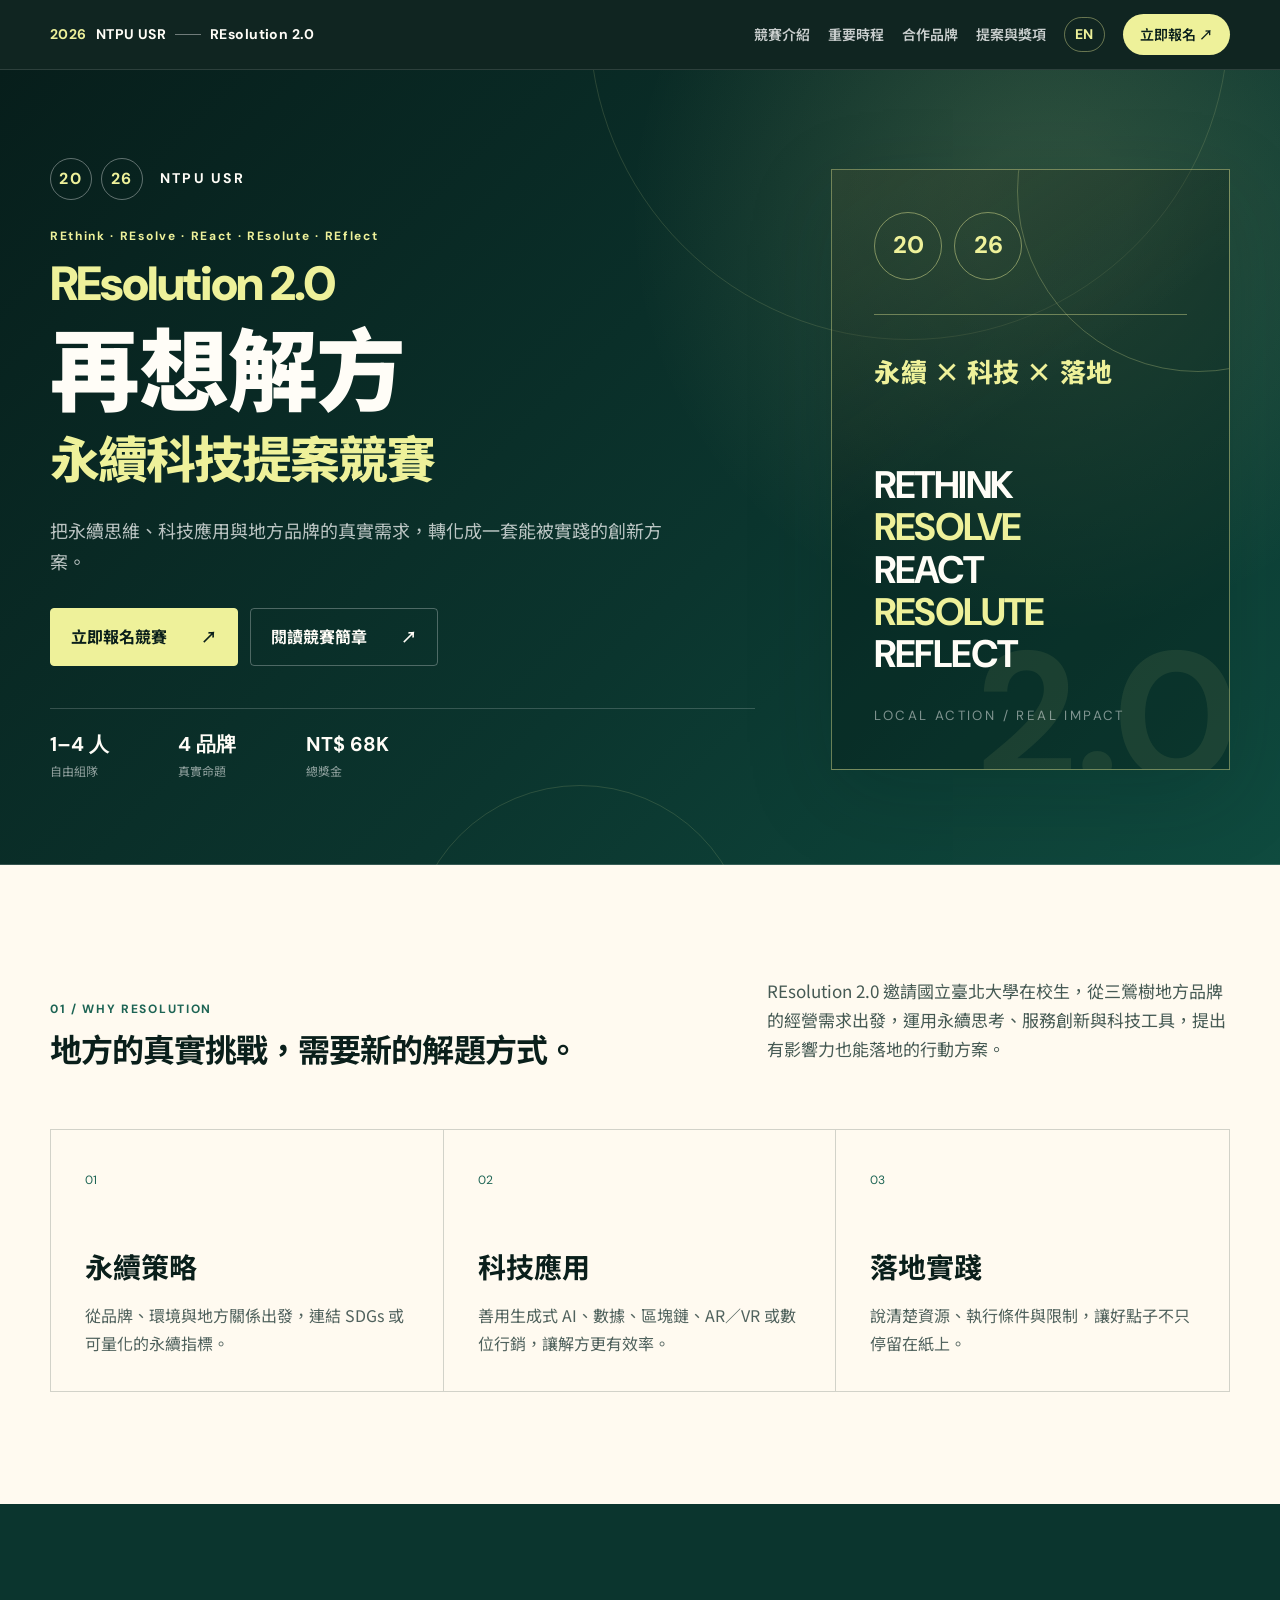
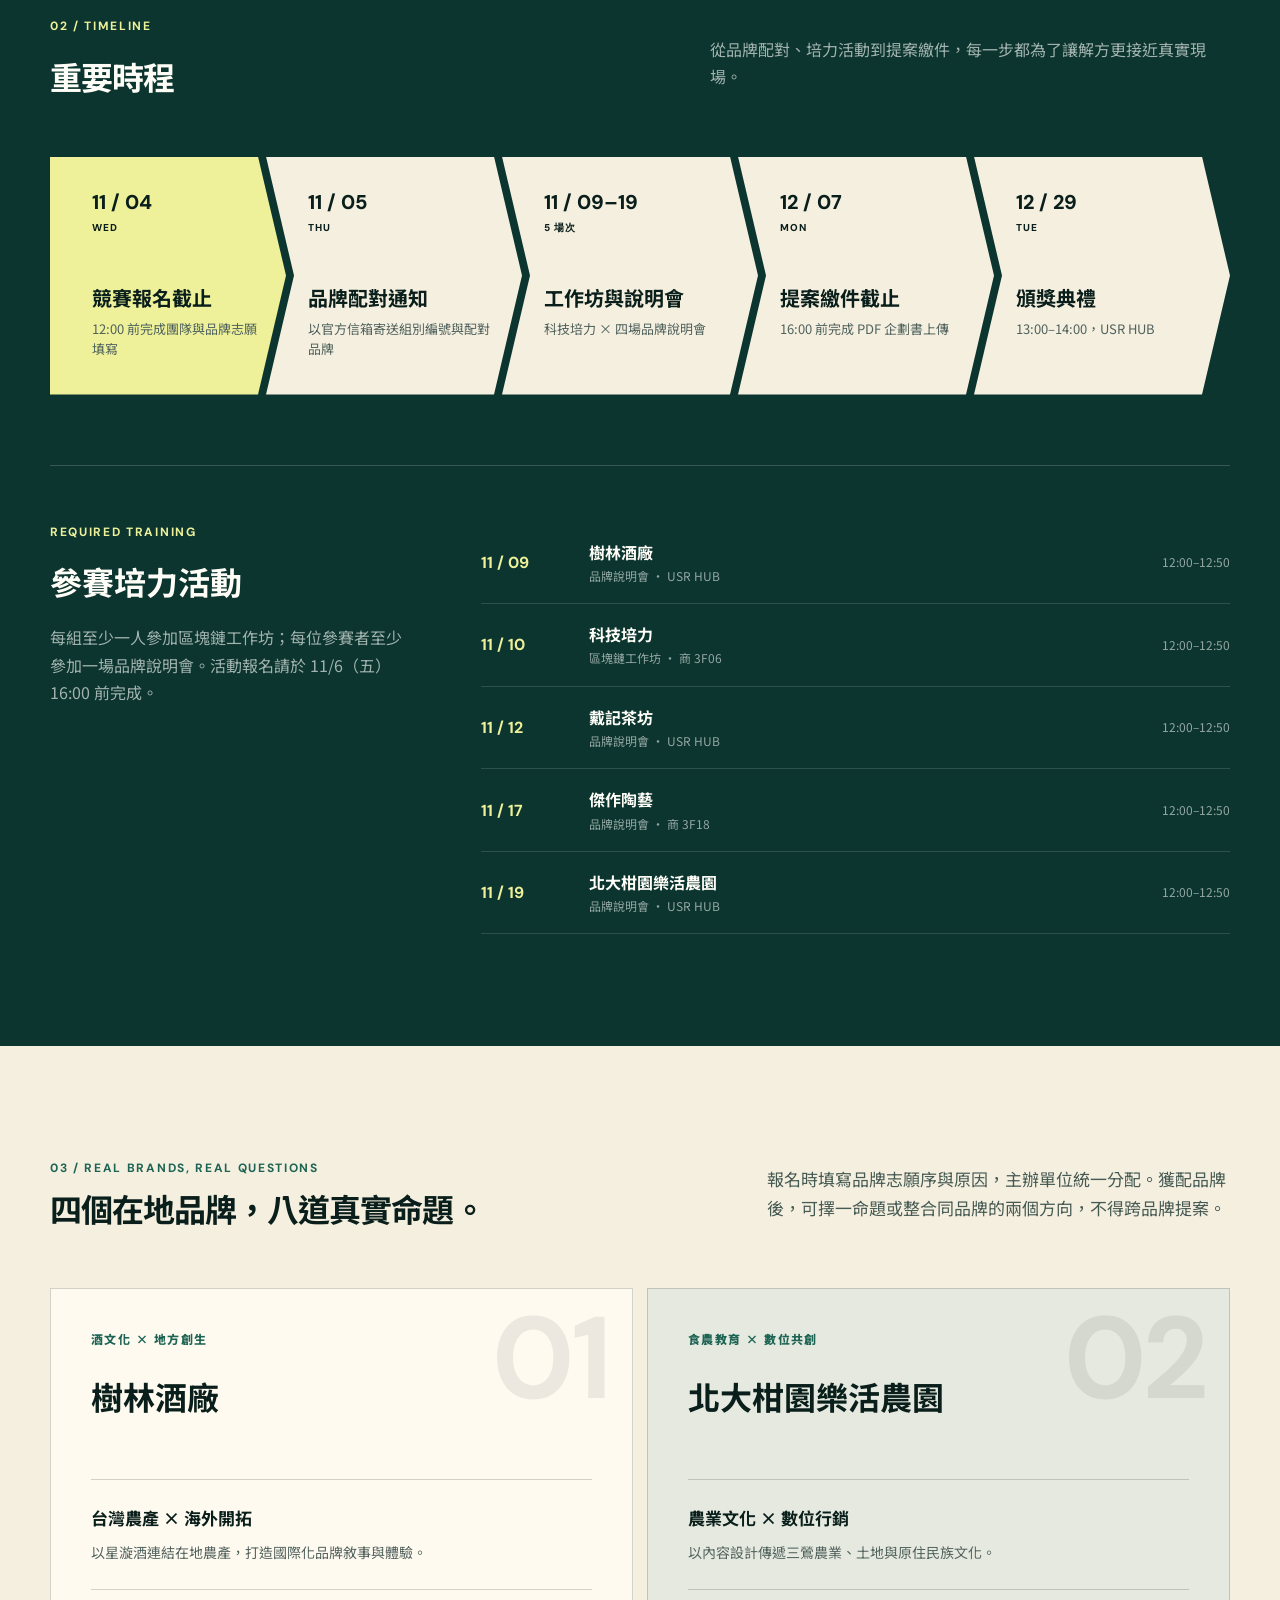
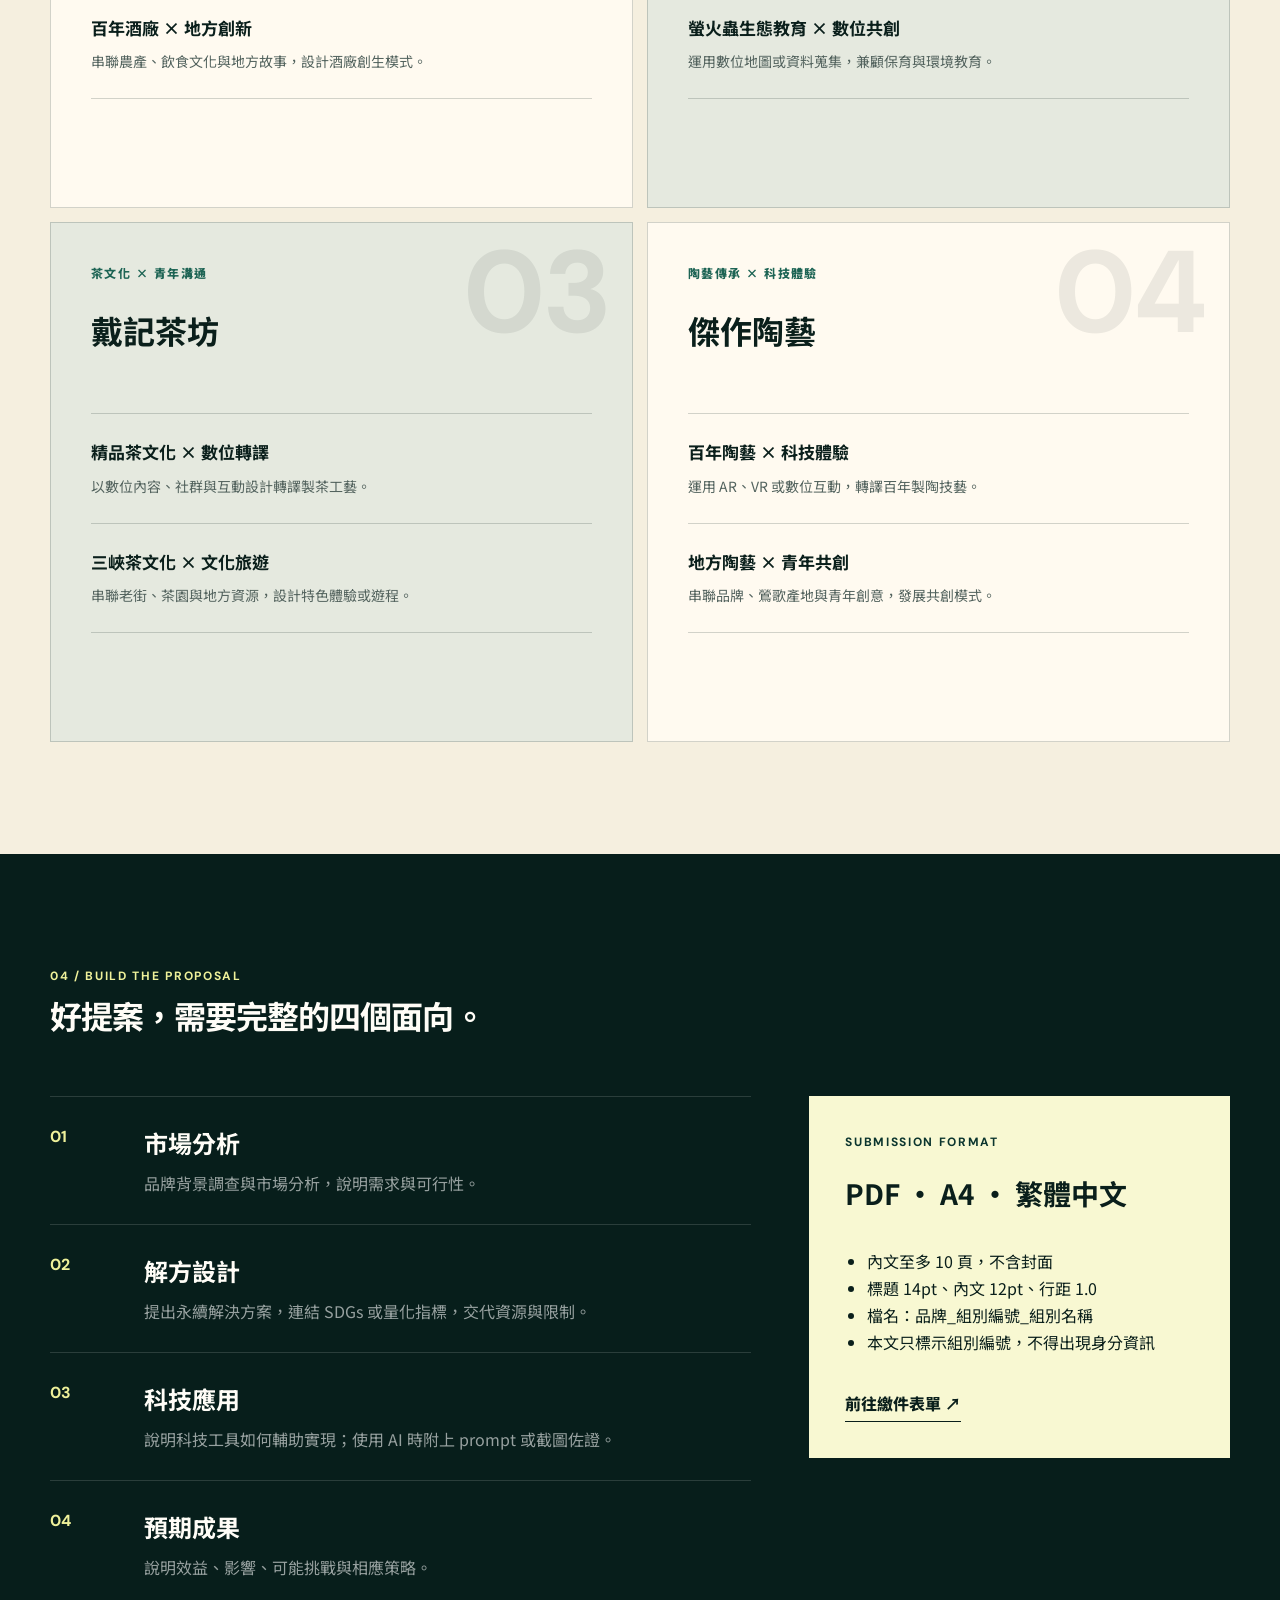
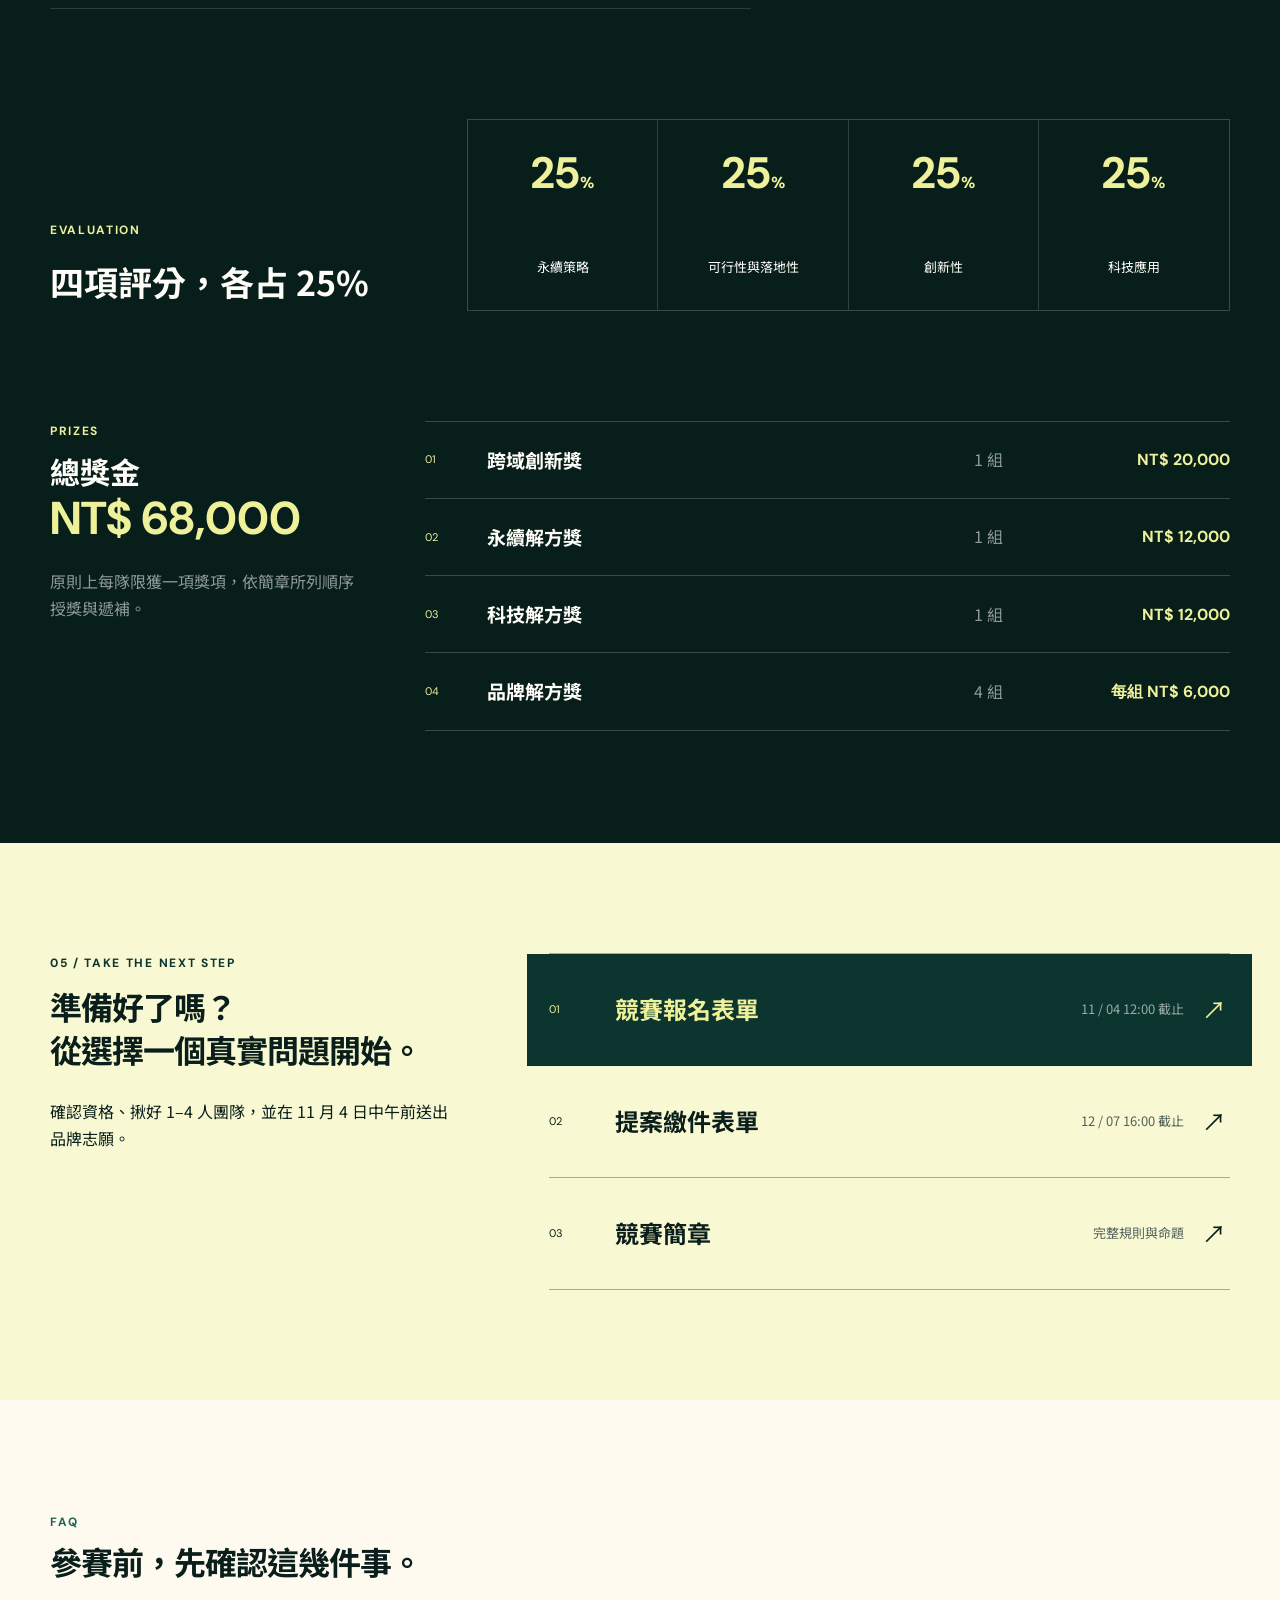
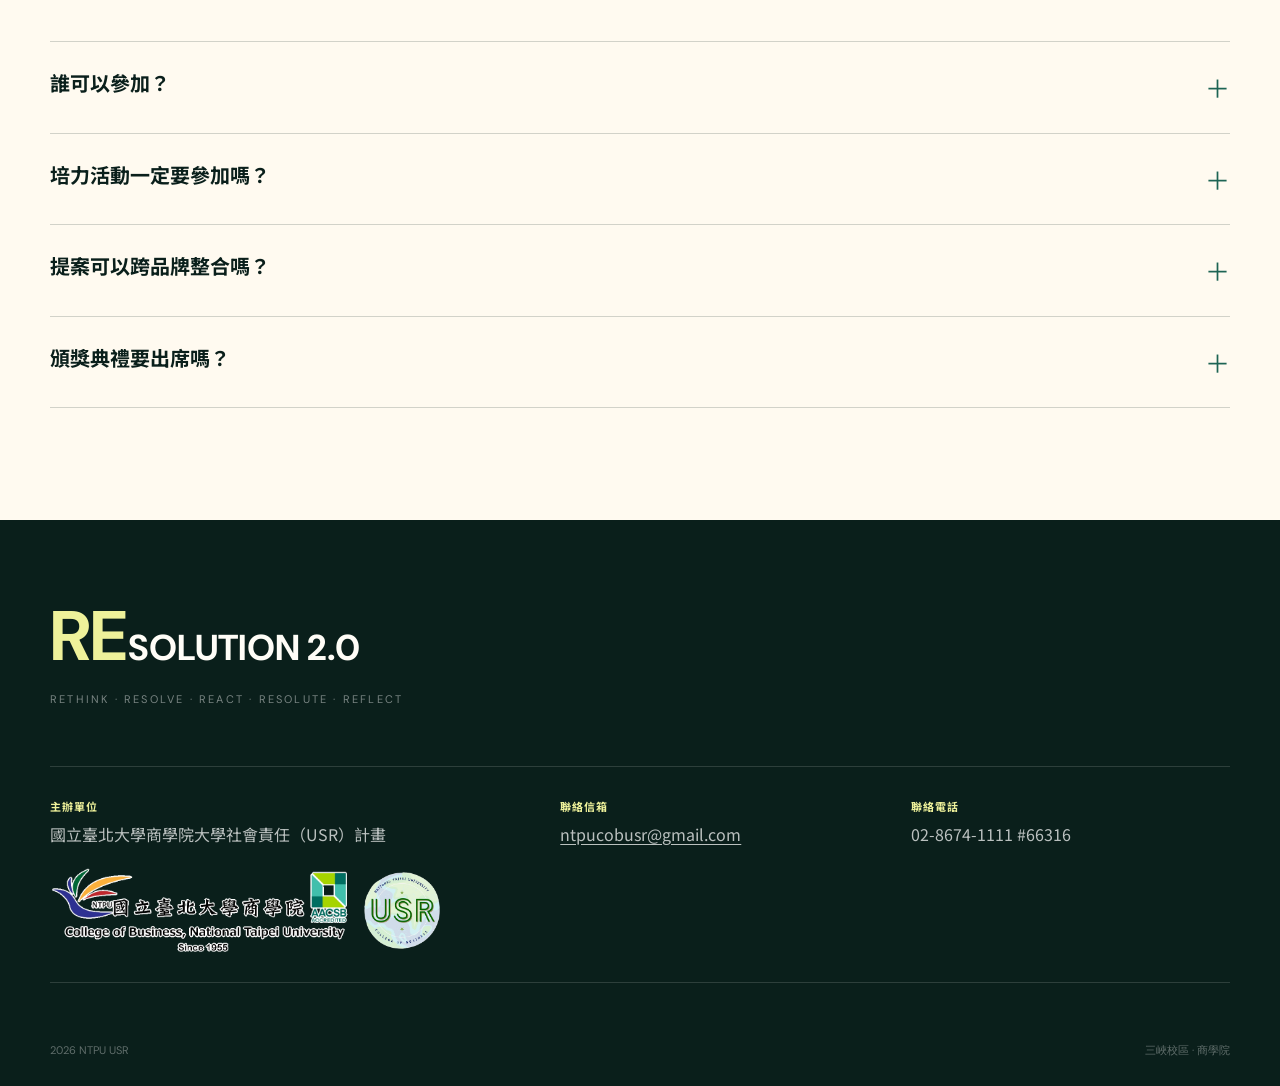
<file: index.html>
<!doctype html>
<html lang="zh-Hant">
<head>
  <meta charset="utf-8">
  <meta name="viewport" content="width=device-width, initial-scale=1">
  <meta name="theme-color" content="#0b352e">
  <meta name="description" content="2026 NTPU USR REsolution 2.0 再想解方永續科技提案競賽：以永續、科技與在地創新，回應四個地方品牌的真實命題。">
  <meta property="og:title" content="2026 NTPU USR REsolution 2.0 再想解方永續科技提案競賽">
  <meta property="og:description" content="國立臺北大學在校生組隊參加，報名至 11/4 12:00，提案繳交至 12/7 16:00。">
  <title>2026 NTPU USR REsolution 2.0｜再想解方永續科技提案競賽</title>
  <link rel="preconnect" href="https://fonts.googleapis.com">
  <link rel="preconnect" href="https://fonts.gstatic.com" crossorigin>
  <link href="https://fonts.googleapis.com/css2?family=DM+Sans:wght@500;600;700&family=Noto+Sans+TC:wght@400;500;600;700;800;900&display=swap" rel="stylesheet">
  <link rel="stylesheet" href="styles.css">
  <script src="script.js" defer></script>
</head>
<body>
  <a class="skip-link" href="#main">跳到主要內容</a>

  <header class="site-header">
    <a class="site-brand" href="#top" aria-label="回到首頁">
      <span class="brand-year">2026</span>
      <span>NTPU USR</span>
      <span class="brand-divider"></span>
      <span>REsolution 2.0</span>
    </a>
    <button class="menu-toggle" type="button" aria-label="開啟導覽選單" aria-expanded="false" aria-controls="main-nav">
      <span></span><span></span>
    </button>
    <nav id="main-nav" class="main-nav" aria-label="主要導覽">
      <a href="#about">競賽介紹</a>
      <a href="#timeline">重要時程</a>
      <a href="#challenges">合作品牌</a>
      <a href="#guide">提案與獎項</a>
      <a class="lang-switch" href="en.html" lang="en" hreflang="en" aria-label="Switch to English">EN</a>
      <a class="nav-cta" href="https://forms.gle/1GesGfNQoWFTBDYT7" target="_blank" rel="noopener">立即報名 ↗</a>
    </nav>
  </header>

  <main id="main">
    <section id="top" class="hero">
      <div class="hero-grid">
        <div class="hero-copy">
          <div class="eyebrow"><span>20</span><span>26</span><b>NTPU USR</b></div>
          <p class="hero-kicker">REthink · REsolve · REact · REsolute · REflect</p>
          <h1>
            <span class="hero-series">REsolution 2.0</span>
            <span>再想解方</span>
            <em>永續科技提案競賽</em>
          </h1>
          <p class="hero-lead">把永續思維、科技應用與地方品牌的真實需求，轉化成一套能被實踐的創新方案。</p>
          <div class="hero-actions">
            <a class="button button-primary" href="https://forms.gle/1GesGfNQoWFTBDYT7" target="_blank" rel="noopener">立即報名競賽 <span>↗</span></a>
            <a class="button button-ghost" href="https://drive.google.com/file/d/1pjyNqXkRRpVGtLLSL5lFRnSuulFTh6PD/view?usp=drivesdk" target="_blank" rel="noopener">閱讀競賽簡章 <span>↗</span></a>
          </div>
          <div class="hero-meta" aria-label="競賽重點">
            <div><b>1–4 人</b><span>自由組隊</span></div>
            <div><b>4 品牌</b><span>真實命題</span></div>
            <div><b>NT$ 68K</b><span>總獎金</span></div>
          </div>
        </div>

        <div class="hero-art" aria-hidden="true">
          <div class="art-year"><span>20</span><span>26</span></div>
          <div class="art-rule"></div>
          <p>永續 × 科技 × 落地</p>
          <div class="art-words">
            <span>RETHINK</span>
            <span>RESOLVE</span>
            <span>REACT</span>
            <span>RESOLUTE</span>
            <span>REFLECT</span>
          </div>
          <small>LOCAL ACTION / REAL IMPACT</small>
        </div>
      </div>
      <div class="hero-orbit orbit-one"></div>
      <div class="hero-orbit orbit-two"></div>
    </section>


    <section id="about" class="section intro-section">
      <div class="section-heading split-heading">
        <div>
          <p class="section-index">01 / WHY RESOLUTION</p>
          <h2 class="section-title-compact">地方的真實挑戰，需要新的解題方式。</h2>
        </div>
        <p>REsolution 2.0 邀請國立臺北大學在校生，從三鶯樹地方品牌的經營需求出發，運用永續思考、服務創新與科技工具，提出有影響力也能落地的行動方案。</p>
      </div>

      <div class="pillars">
        <article>
          <span>01</span>
          <h3>永續策略</h3>
          <p>從品牌、環境與地方關係出發，連結 SDGs 或可量化的永續指標。</p>
        </article>
        <article>
          <span>02</span>
          <h3>科技應用</h3>
          <p>善用生成式 AI、數據、區塊鏈、AR／VR 或數位行銷，讓解方更有效率。</p>
        </article>
        <article>
          <span>03</span>
          <h3>落地實踐</h3>
          <p>說清楚資源、執行條件與限制，讓好點子不只停留在紙上。</p>
        </article>
      </div>

    </section>

    <section id="timeline" class="section timeline-section">
      <div class="section-heading light-heading">
        <p class="section-index">02 / TIMELINE</p>
        <h2 class="section-title-compact">重要時程</h2>
        <p>從品牌配對、培力活動到提案繳件，每一步都為了讓解方更接近真實現場。</p>
      </div>

      <div class="arrow-timeline">
        <article class="accent">
          <time datetime="2026-11-04T12:00:00+08:00">11 / 04 <small>WED</small></time>
          <h3>競賽報名截止</h3>
          <p>12:00 前完成團隊與品牌志願填寫</p>
        </article>
        <article>
          <time datetime="2026-11-05">11 / 05 <small>THU</small></time>
          <h3>品牌配對通知</h3>
          <p>以官方信箱寄送組別編號與配對品牌</p>
        </article>
        <article>
          <time datetime="2026-11-09">11 / 09–19 <small>5 場次</small></time>
          <h3>工作坊與說明會</h3>
          <p>科技培力 × 四場品牌說明會</p>
        </article>
        <article>
          <time datetime="2026-12-07T16:00:00+08:00">12 / 07 <small>MON</small></time>
          <h3>提案繳件截止</h3>
          <p>16:00 前完成 PDF 企劃書上傳</p>
        </article>
        <article>
          <time datetime="2026-12-29T13:00:00+08:00">12 / 29 <small>TUE</small></time>
          <h3>頒獎典禮</h3>
          <p>13:00–14:00，USR HUB</p>
        </article>
      </div>

      <div class="training-panel">
        <div class="training-intro">
          <p class="mini-label">REQUIRED TRAINING</p>
          <h3>參賽培力活動</h3>
          <p>每組至少一人參加區塊鏈工作坊；每位參賽者至少參加一場品牌說明會。活動報名請於 11/6（五）16:00 前完成。</p>
        </div>
        <div class="training-list">
          <div><time>11 / 09</time><p><b>樹林酒廠</b><span>品牌說明會 · USR HUB</span></p><small>12:00–12:50</small></div>
          <div><time>11 / 10</time><p><b>科技培力</b><span>區塊鏈工作坊 · 商 3F06</span></p><small>12:00–12:50</small></div>
          <div><time>11 / 12</time><p><b>戴記茶坊</b><span>品牌說明會 · USR HUB</span></p><small>12:00–12:50</small></div>
          <div><time>11 / 17</time><p><b>傑作陶藝</b><span>品牌說明會 · 商 3F18</span></p><small>12:00–12:50</small></div>
          <div><time>11 / 19</time><p><b>北大柑園樂活農園</b><span>品牌說明會 · USR HUB</span></p><small>12:00–12:50</small></div>
        </div>
      </div>
    </section>

    <section id="challenges" class="section challenges-section">
      <div class="section-heading split-heading">
        <div>
          <p class="section-index">03 / REAL BRANDS, REAL QUESTIONS</p>
          <h2 class="section-title-compact">四個在地品牌，八道真實命題。</h2>
        </div>
        <p>報名時填寫品牌志願序與原因，主辦單位統一分配。獲配品牌後，可擇一命題或整合同品牌的兩個方向，不得跨品牌提案。</p>
      </div>

      <div class="challenge-grid">
        <article class="challenge-card">
          <div class="card-no">01</div>
          <p class="card-tag">酒文化 × 地方創生</p>
          <h3 class="brand-title-compact">樹林酒廠</h3>
          <ul>
            <li><b>台灣農產 × 海外開拓</b><span>以星漩酒連結在地農產，打造國際化品牌敘事與體驗。</span></li>
            <li><b>百年酒廠 × 地方創新</b><span>串聯農產、飲食文化與地方故事，設計酒廠創生模式。</span></li>
          </ul>
        </article>
        <article class="challenge-card">
          <div class="card-no">02</div>
          <p class="card-tag">食農教育 × 數位共創</p>
          <h3 class="brand-title-compact">北大柑園樂活農園</h3>
          <ul>
            <li><b>農業文化 × 數位行銷</b><span>以內容設計傳遞三鶯農業、土地與原住民族文化。</span></li>
            <li><b>螢火蟲生態教育 × 數位共創</b><span>運用數位地圖或資料蒐集，兼顧保育與環境教育。</span></li>
          </ul>
        </article>
        <article class="challenge-card">
          <div class="card-no">03</div>
          <p class="card-tag">茶文化 × 青年溝通</p>
          <h3 class="brand-title-compact">戴記茶坊</h3>
          <ul>
            <li><b>精品茶文化 × 數位轉譯</b><span>以數位內容、社群與互動設計轉譯製茶工藝。</span></li>
            <li><b>三峽茶文化 × 文化旅遊</b><span>串聯老街、茶園與地方資源，設計特色體驗或遊程。</span></li>
          </ul>
        </article>
        <article class="challenge-card">
          <div class="card-no">04</div>
          <p class="card-tag">陶藝傳承 × 科技體驗</p>
          <h3 class="brand-title-compact">傑作陶藝</h3>
          <ul>
            <li><b>百年陶藝 × 科技體驗</b><span>運用 AR、VR 或數位互動，轉譯百年製陶技藝。</span></li>
            <li><b>地方陶藝 × 青年共創</b><span>串聯品牌、鶯歌產地與青年創意，發展共創模式。</span></li>
          </ul>
        </article>
      </div>
    </section>

    <section id="guide" class="section guide-section">
      <div class="section-heading light-heading">
        <p class="section-index">04 / BUILD THE PROPOSAL</p>
        <h2 class="section-title-compact">好提案，需要完整的四個面向。</h2>
      </div>

      <div class="proposal-layout">
        <div class="proposal-list">
          <article><span>01</span><div><h3>市場分析</h3><p>品牌背景調查與市場分析，說明需求與可行性。</p></div></article>
          <article><span>02</span><div><h3>解方設計</h3><p>提出永續解決方案，連結 SDGs 或量化指標，交代資源與限制。</p></div></article>
          <article><span>03</span><div><h3>科技應用</h3><p>說明科技工具如何輔助實現；使用 AI 時附上 prompt 或截圖佐證。</p></div></article>
          <article><span>04</span><div><h3>預期成果</h3><p>說明效益、影響、可能挑戰與相應策略。</p></div></article>
        </div>

        <aside class="format-note">
          <p class="mini-label">SUBMISSION FORMAT</p>
          <h3>PDF · A4 · 繁體中文</h3>
          <ul>
            <li>內文至多 10 頁，不含封面</li>
            <li>標題 14pt、內文 12pt、行距 1.0</li>
            <li>檔名：品牌_組別編號_組別名稱</li>
            <li>本文只標示組別編號，不得出現身分資訊</li>
          </ul>
          <a href="https://forms.gle/tdmK2vrxEgrb7UgY7" target="_blank" rel="noopener">前往繳件表單 ↗</a>
        </aside>
      </div>

      <div class="evaluation">
        <div>
          <p class="mini-label">EVALUATION</p>
          <h3>四項評分，各占 25%</h3>
        </div>
        <div class="score-grid">
          <div><b>25<small>%</small></b><span>永續策略</span></div>
          <div><b>25<small>%</small></b><span>可行性與落地性</span></div>
          <div><b>25<small>%</small></b><span>創新性</span></div>
          <div><b>25<small>%</small></b><span>科技應用</span></div>
        </div>
      </div>

      <div class="prizes">
        <div class="prize-lead">
          <p class="section-index">PRIZES</p>
          <h3>總獎金<br><strong>NT$ 68,000</strong></h3>
          <p>原則上每隊限獲一項獎項，依簡章所列順序授獎與遞補。</p>
        </div>
        <div class="prize-list">
          <div><span>01</span><h4>跨域創新獎</h4><p>1 組</p><b>NT$ 20,000</b></div>
          <div><span>02</span><h4>永續解方獎</h4><p>1 組</p><b>NT$ 12,000</b></div>
          <div><span>03</span><h4>科技解方獎</h4><p>1 組</p><b>NT$ 12,000</b></div>
          <div><span>04</span><h4>品牌解方獎</h4><p>4 組</p><b>每組 NT$ 6,000</b></div>
        </div>
      </div>
    </section>

    <section class="resources-section">
      <div class="resources-copy">
        <p class="section-index">05 / TAKE THE NEXT STEP</p>
        <h2 class="section-title-compact">準備好了嗎？<br>從選擇一個真實問題開始。</h2>
        <p>確認資格、揪好 1–4 人團隊，並在 11 月 4 日中午前送出品牌志願。</p>
      </div>
      <div class="resource-links">
        <a class="resource-primary" href="https://forms.gle/1GesGfNQoWFTBDYT7" target="_blank" rel="noopener"><span>01</span><b>競賽報名表單</b><em>11 / 04 12:00 截止</em><i>↗</i></a>
        <a href="https://forms.gle/tdmK2vrxEgrb7UgY7" target="_blank" rel="noopener"><span>02</span><b>提案繳件表單</b><em>12 / 07 16:00 截止</em><i>↗</i></a>
        <a href="https://drive.google.com/file/d/1pjyNqXkRRpVGtLLSL5lFRnSuulFTh6PD/view?usp=drivesdk" target="_blank" rel="noopener"><span>03</span><b>競賽簡章</b><em>完整規則與命題</em><i>↗</i></a>
      </div>
    </section>

    <section class="faq-section section">
      <div class="section-heading split-heading">
        <div><p class="section-index">FAQ</p><h2 class="section-title-compact">參賽前，先確認這幾件事。</h2></div>
      </div>
      <div class="faq-list">
        <details><summary>誰可以參加？<span>＋</span></summary><p>國立臺北大學在校生，包含學位生及非學位生。每隊 1–4 人，每人不可重複報名。</p></details>
        <details><summary>培力活動一定要參加嗎？<span>＋</span></summary><p>是。每組至少推派一人參與區塊鏈工作坊；每位參賽者至少參加一場品牌說明會。未完成者原則上視為未完成完整參賽程序。</p></details>
        <details><summary>提案可以跨品牌整合嗎？<span>＋</span></summary><p>不可以。可在同一指定品牌的兩個命題方向中擇一或整合，但不得跨品牌提案。</p></details>
        <details><summary>頒獎典禮要出席嗎？<span>＋</span></summary><p>要。頒獎典禮是正式競賽流程之一，將於 2026 年 12 月 29 日 13:00–14:00 在三峽校區 USR HUB 舉行。</p></details>
      </div>
    </section>
  </main>

  <footer class="site-footer">
    <div class="footer-mark">
      <b>RE</b><span>SOLUTION 2.0</span>
      <p>RETHINK · RESOLVE · REACT · RESOLUTE · REFLECT</p>
    </div>
    <div class="footer-contact">
      <div class="footer-organizer">
        <p><strong>主辦單位</strong>國立臺北大學商學院大學社會責任（USR）計畫</p>
        <div class="footer-logos" aria-label="主辦單位標誌">
          <img class="footer-logo-cob" src="assets/ntpu-college-of-business-logo.png" alt="國立臺北大學商學院">
          <img class="footer-logo-usr" src="assets/ntpu-usr-logo.png" alt="國立臺北大學商學院 USR">
        </div>
      </div>
      <p><strong>聯絡信箱</strong><a href="mailto:ntpucobusr@gmail.com">ntpucobusr@gmail.com</a></p>
      <p><strong>聯絡電話</strong>02-8674-1111 #66316</p>
    </div>
    <div class="footer-bottom">
      <span>2026 NTPU USR</span>
      <span>三峽校區 · 商學院</span>
    </div>
  </footer>

  <div class="mobile-cta" aria-label="快速報名">
    <a href="https://forms.gle/1GesGfNQoWFTBDYT7" target="_blank" rel="noopener">立即報名 <span>↗</span></a>
  </div>
</body>
</html>
</file>
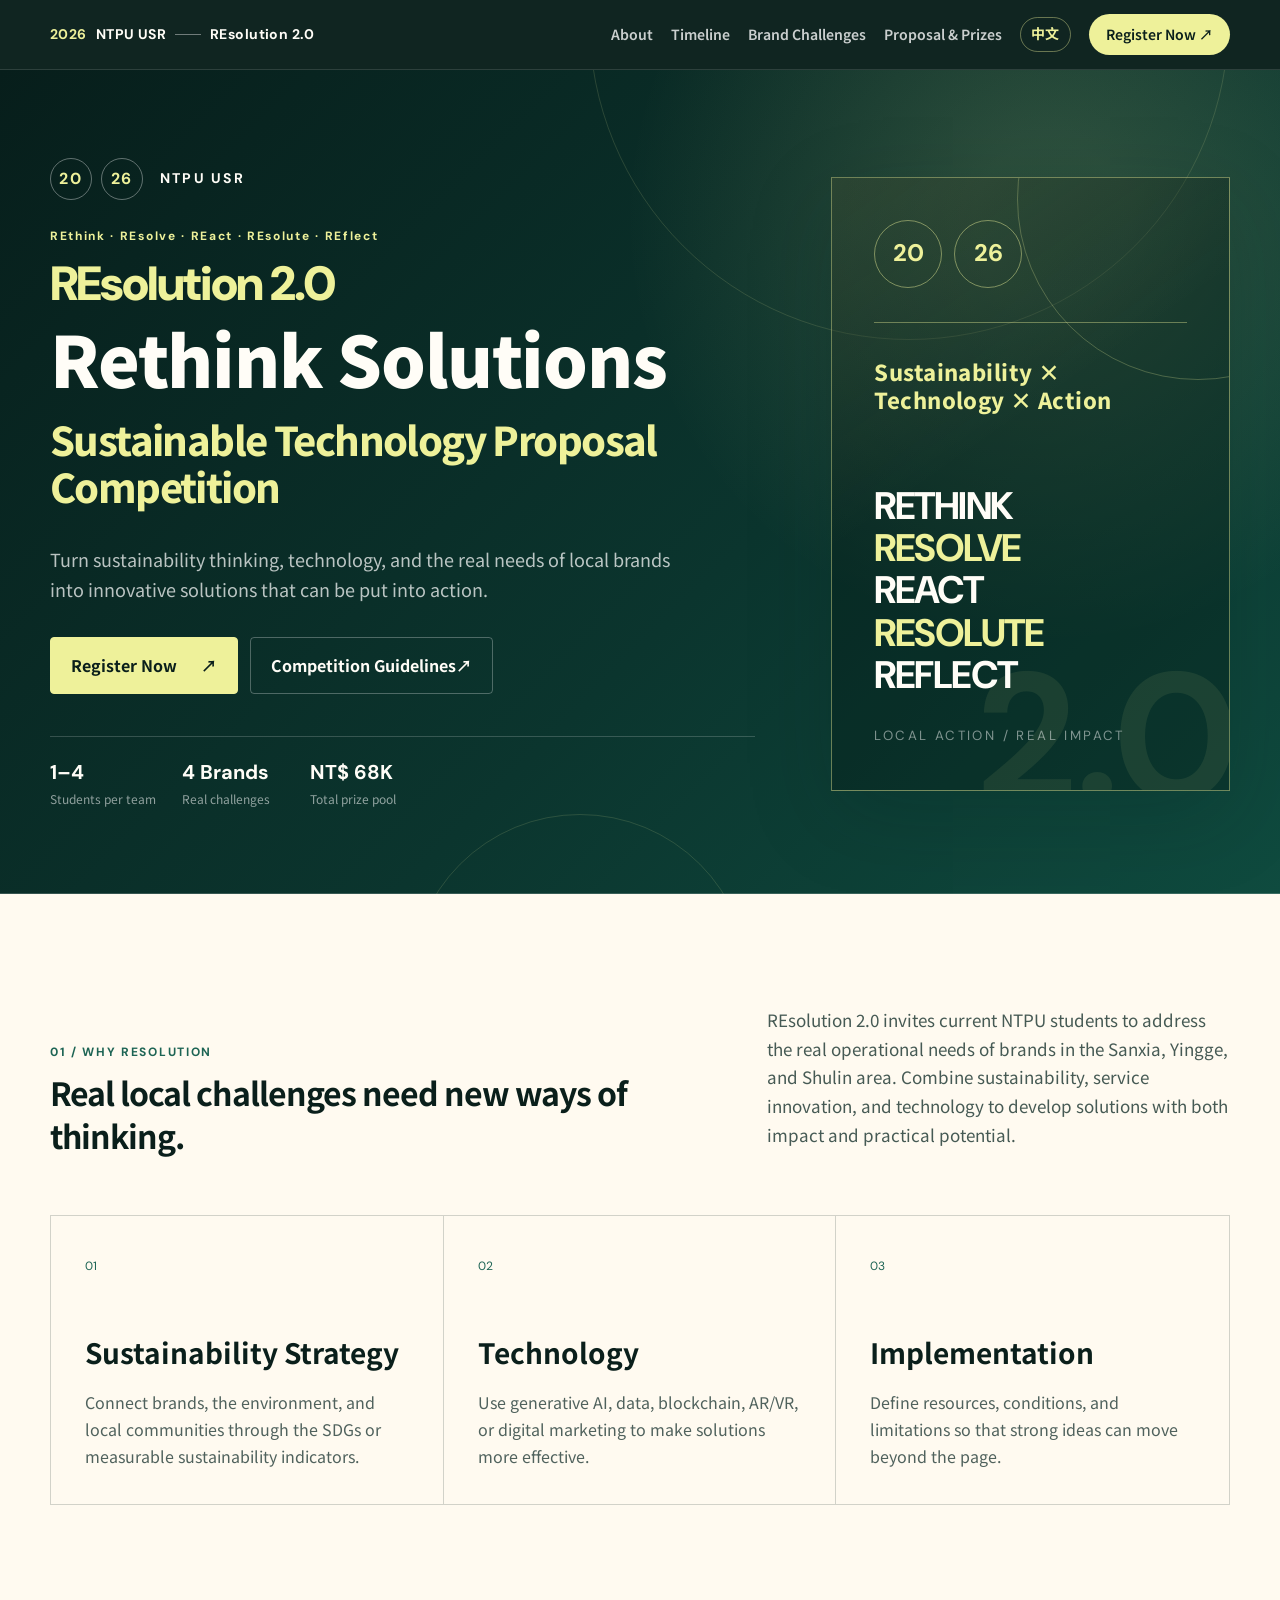
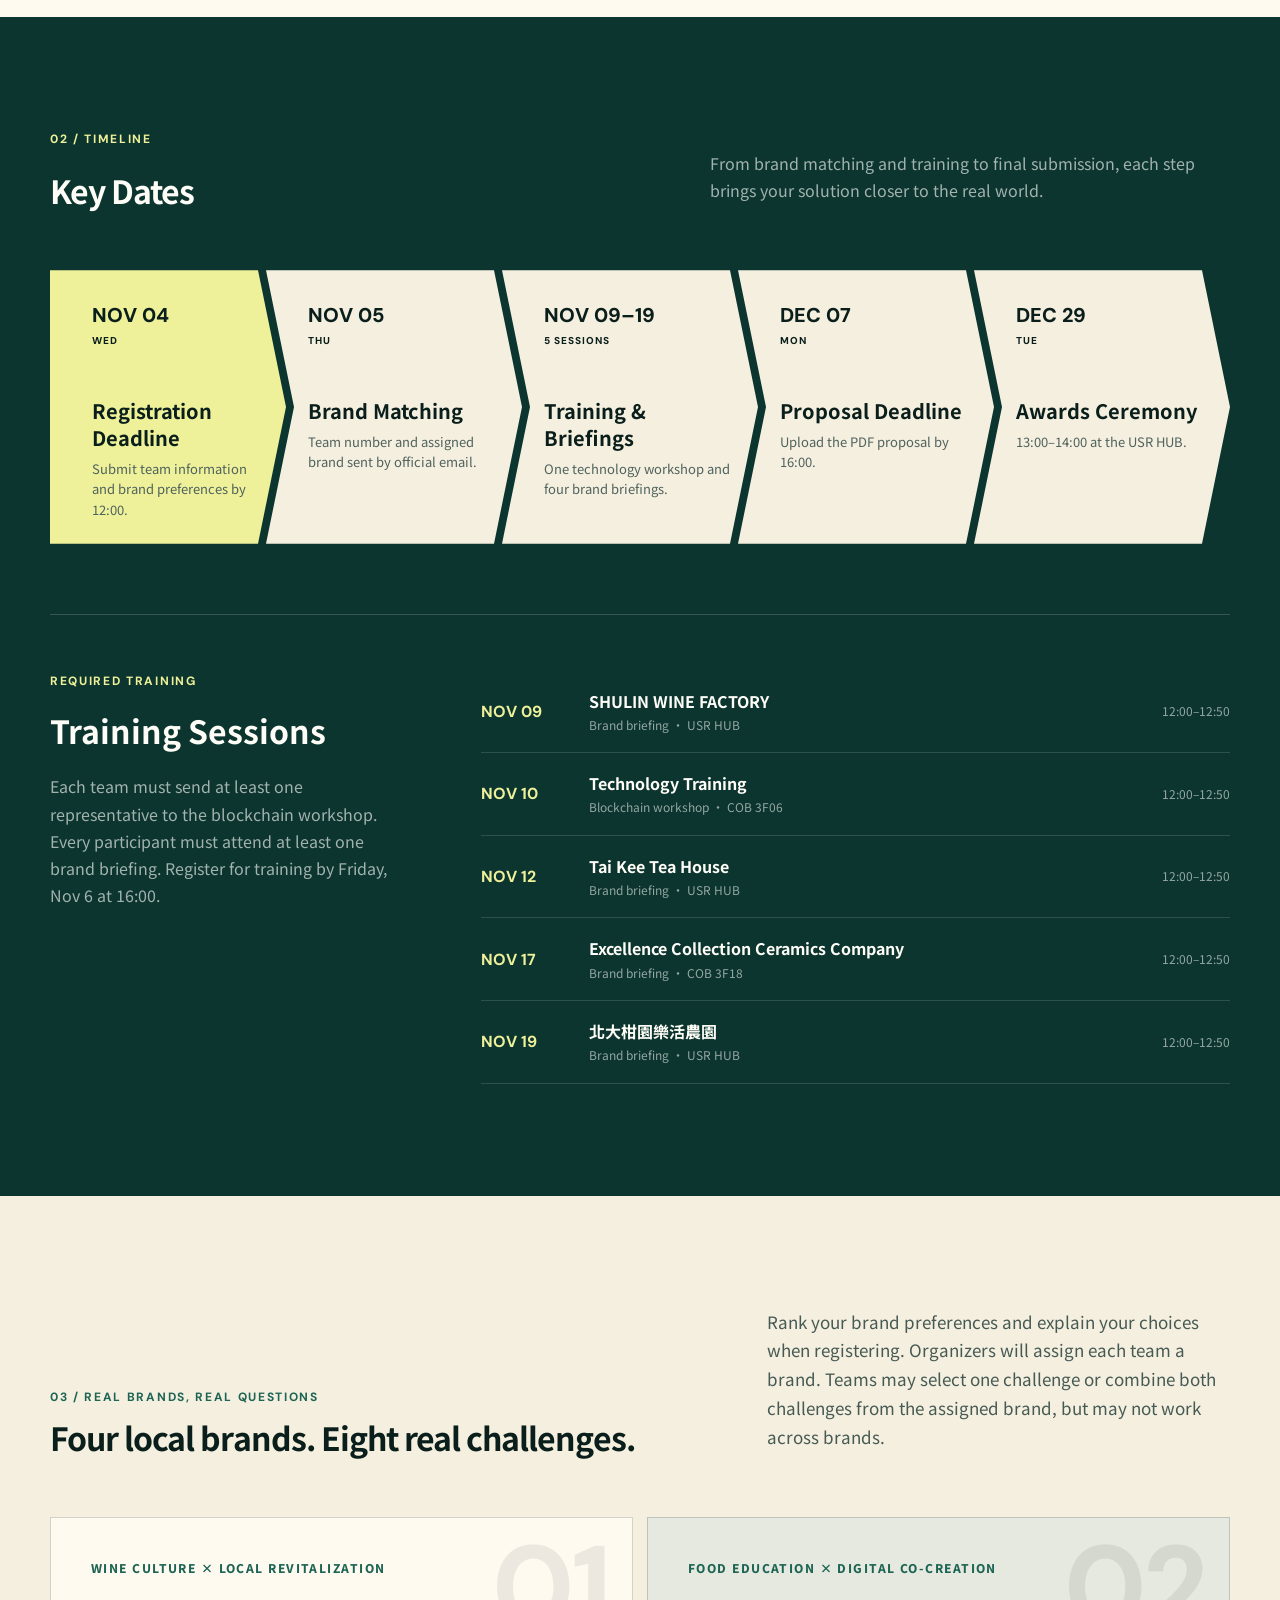
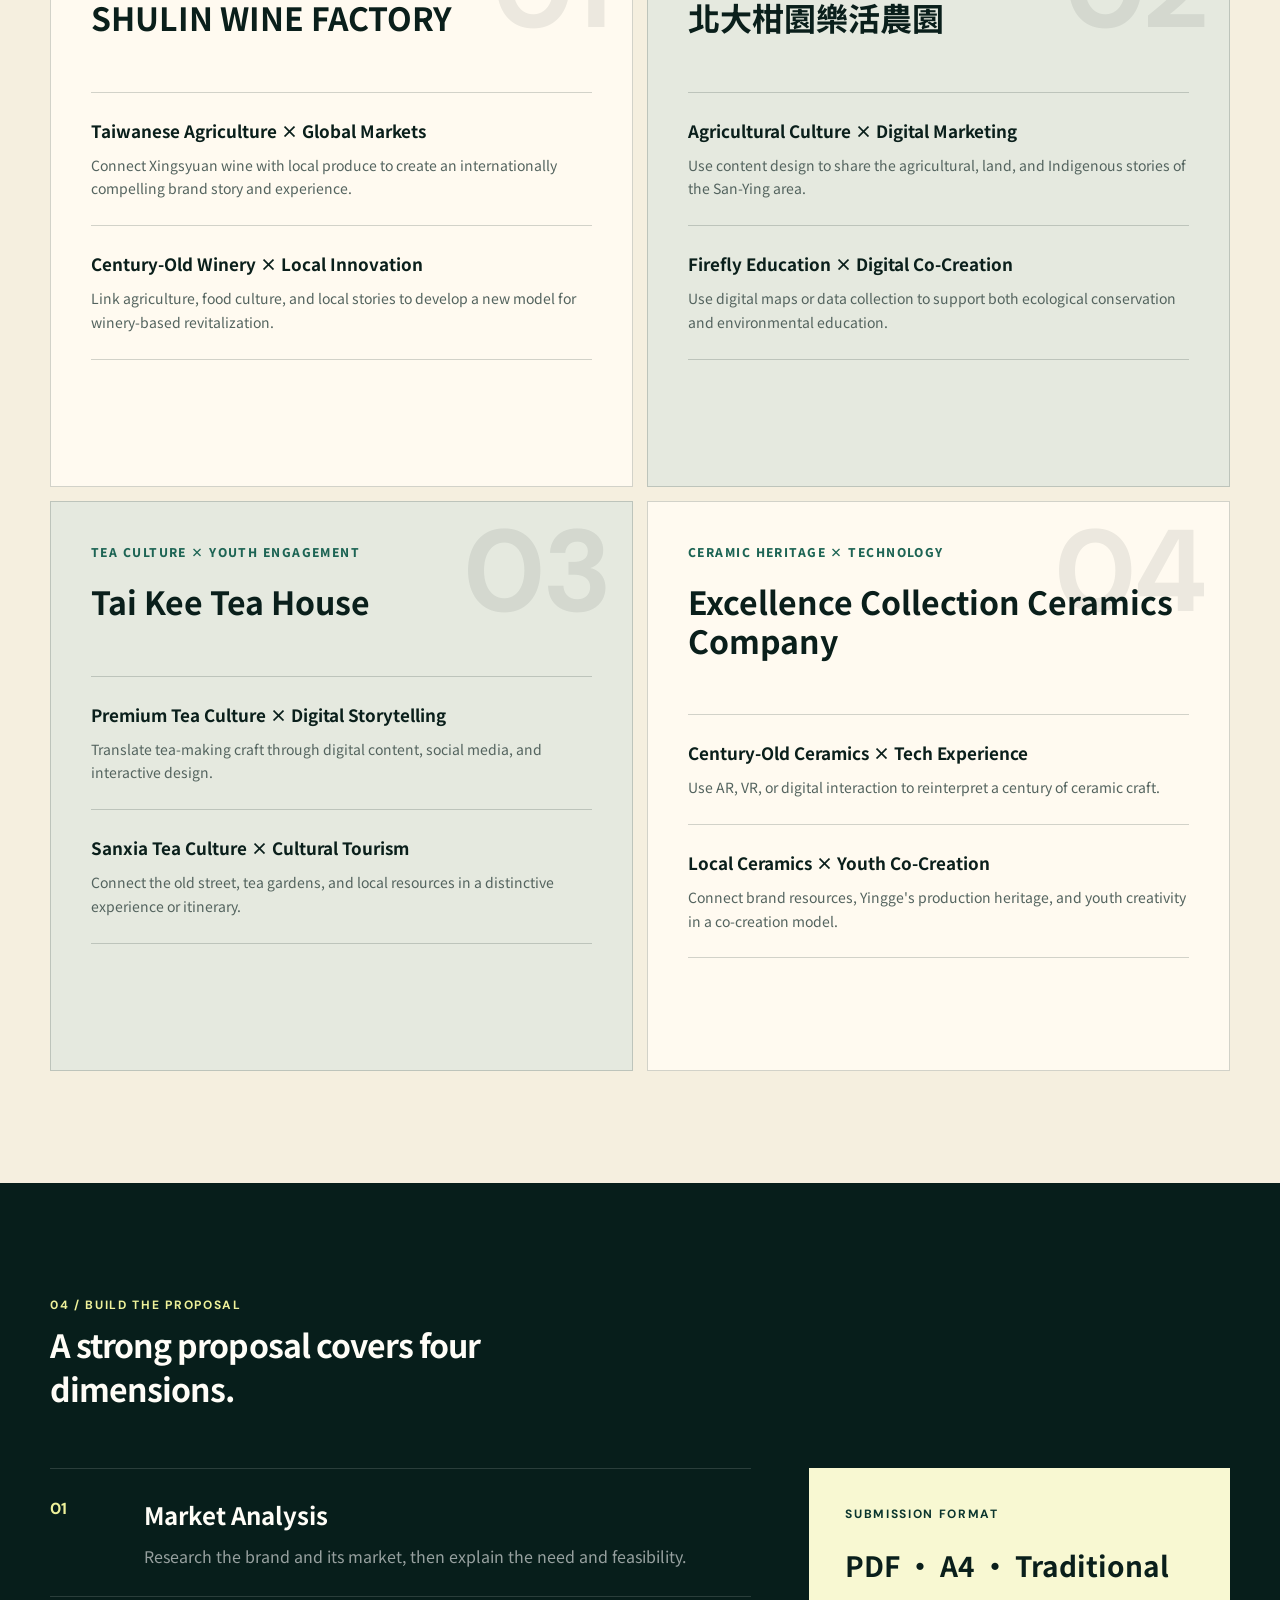
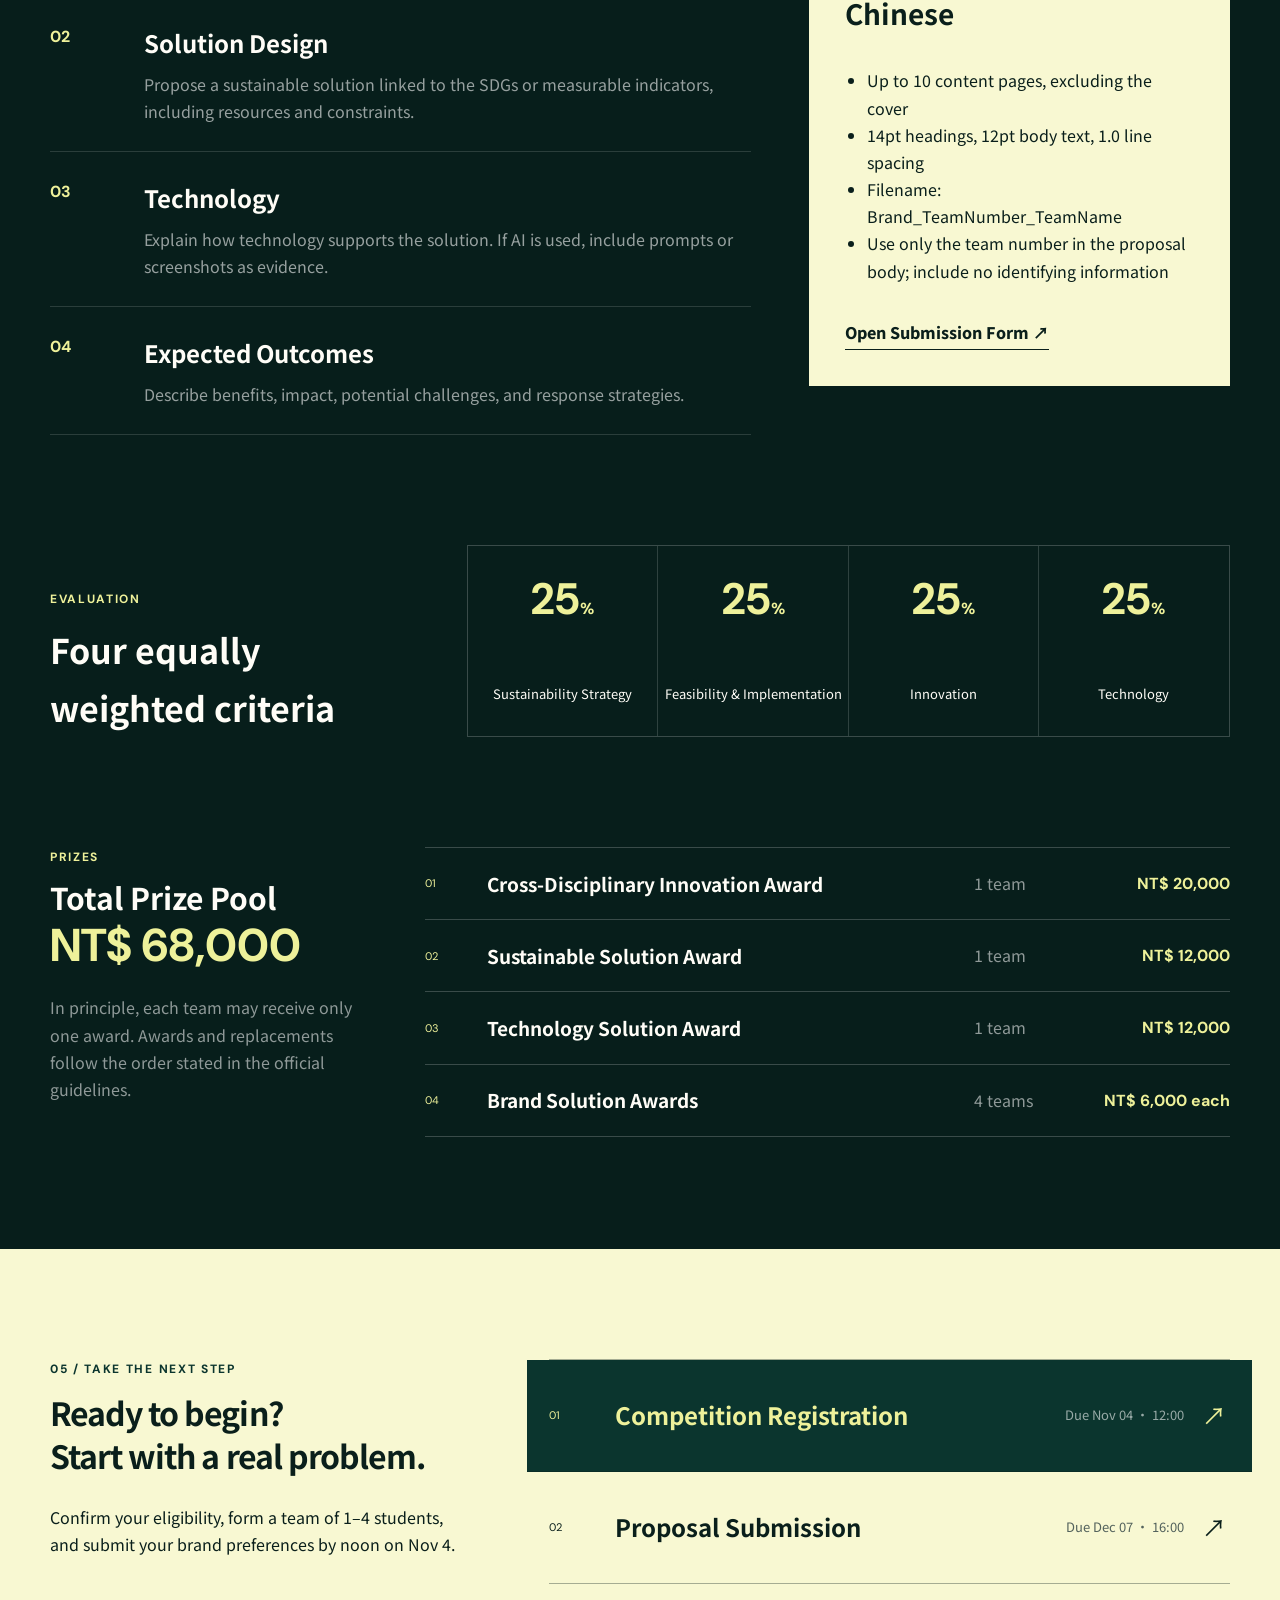
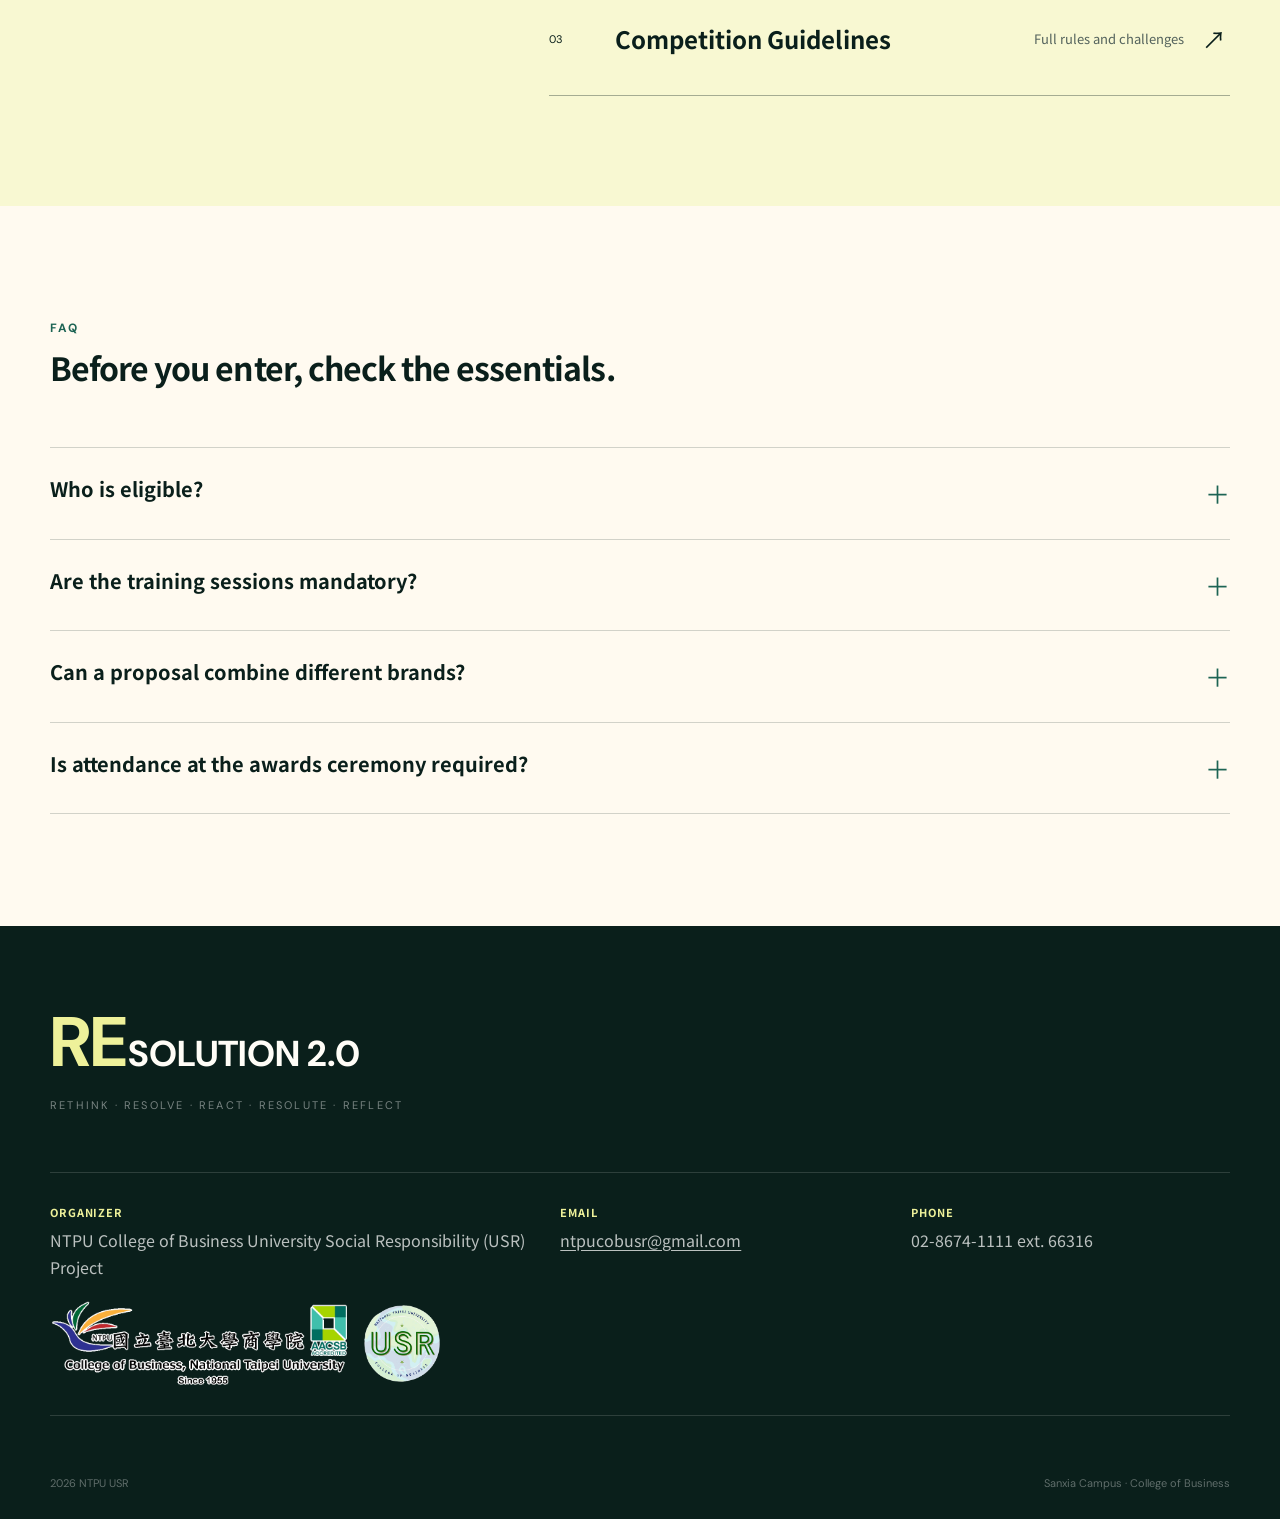
<file: en.html>
<!doctype html>
<html lang="en">
<head>
  <meta charset="utf-8">
  <meta name="viewport" content="width=device-width, initial-scale=1">
  <meta name="theme-color" content="#0b352e">
  <meta name="description" content="2026 NTPU USR REsolution 2.0 Sustainable Technology Proposal Competition: sustainability, technology, and local action for four real community brands.">
  <meta property="og:title" content="2026 NTPU USR REsolution 2.0 Sustainable Technology Proposal Competition">
  <meta property="og:description" content="Open to current NTPU students. Register by Nov 4 at 12:00; submit proposals by Dec 7 at 16:00.">
  <title>2026 NTPU USR REsolution 2.0 | Sustainable Technology Proposal Competition</title>
  <link rel="preconnect" href="https://fonts.googleapis.com">
  <link rel="preconnect" href="https://fonts.gstatic.com" crossorigin>
  <link href="https://fonts.googleapis.com/css2?family=DM+Sans:wght@500;600;700&family=Noto+Sans+TC:wght@400;500;600;700;800;900&display=swap" rel="stylesheet">
  <link rel="stylesheet" href="styles.css">
  <script src="script.js" defer></script>
</head>
<body class="en-page">
  <a class="skip-link" href="#main">Skip to main content</a>

  <header class="site-header">
    <a class="site-brand" href="#top" aria-label="Back to top">
      <span class="brand-year">2026</span>
      <span>NTPU USR</span>
      <span class="brand-divider"></span>
      <span>REsolution 2.0</span>
    </a>
    <button class="menu-toggle" type="button" aria-label="Open navigation menu" aria-expanded="false" aria-controls="main-nav">
      <span></span><span></span>
    </button>
    <nav id="main-nav" class="main-nav" aria-label="Main navigation">
      <a href="#about">About</a>
      <a href="#timeline">Timeline</a>
      <a href="#challenges">Brand Challenges</a>
      <a href="#guide">Proposal & Prizes</a>
      <a class="lang-switch" href="index.html" lang="zh-Hant" hreflang="zh-Hant" aria-label="切換至中文版">中文</a>
      <a class="nav-cta" href="https://forms.gle/1GesGfNQoWFTBDYT7" target="_blank" rel="noopener">Register Now ↗</a>
    </nav>
  </header>

  <main id="main">
    <section id="top" class="hero">
      <div class="hero-grid">
        <div class="hero-copy">
          <div class="eyebrow"><span>20</span><span>26</span><b>NTPU USR</b></div>
          <p class="hero-kicker">REthink · REsolve · REact · REsolute · REflect</p>
          <h1>
            <span class="hero-series">REsolution 2.0</span>
            <span>Rethink Solutions</span>
            <em>Sustainable Technology Proposal Competition</em>
          </h1>
          <p class="hero-lead">Turn sustainability thinking, technology, and the real needs of local brands into innovative solutions that can be put into action.</p>
          <div class="hero-actions">
            <a class="button button-primary" href="https://forms.gle/1GesGfNQoWFTBDYT7" target="_blank" rel="noopener">Register Now <span>↗</span></a>
            <a class="button button-ghost" href="https://drive.google.com/file/d/1pjyNqXkRRpVGtLLSL5lFRnSuulFTh6PD/view?usp=drivesdk" target="_blank" rel="noopener">Competition Guidelines <span>↗</span></a>
          </div>
          <div class="hero-meta" aria-label="Competition highlights">
            <div><b>1–4</b><span>Students per team</span></div>
            <div><b>4 Brands</b><span>Real challenges</span></div>
            <div><b>NT$ 68K</b><span>Total prize pool</span></div>
          </div>
        </div>

        <div class="hero-art" aria-hidden="true">
          <div class="art-year"><span>20</span><span>26</span></div>
          <div class="art-rule"></div>
          <p>Sustainability × Technology × Action</p>
          <div class="art-words">
            <span>RETHINK</span>
            <span>RESOLVE</span>
            <span>REACT</span>
            <span>RESOLUTE</span>
            <span>REFLECT</span>
          </div>
          <small>LOCAL ACTION / REAL IMPACT</small>
        </div>
      </div>
      <div class="hero-orbit orbit-one"></div>
      <div class="hero-orbit orbit-two"></div>
    </section>

    <section id="about" class="section intro-section">
      <div class="section-heading split-heading">
        <div>
          <p class="section-index">01 / WHY RESOLUTION</p>
          <h2 class="section-title-compact">Real local challenges need new ways of thinking.</h2>
        </div>
        <p>REsolution 2.0 invites current NTPU students to address the real operational needs of brands in the Sanxia, Yingge, and Shulin area. Combine sustainability, service innovation, and technology to develop solutions with both impact and practical potential.</p>
      </div>

      <div class="pillars">
        <article>
          <span>01</span>
          <h3>Sustainability Strategy</h3>
          <p>Connect brands, the environment, and local communities through the SDGs or measurable sustainability indicators.</p>
        </article>
        <article>
          <span>02</span>
          <h3>Technology</h3>
          <p>Use generative AI, data, blockchain, AR/VR, or digital marketing to make solutions more effective.</p>
        </article>
        <article>
          <span>03</span>
          <h3>Implementation</h3>
          <p>Define resources, conditions, and limitations so that strong ideas can move beyond the page.</p>
        </article>
      </div>

    </section>

    <section id="timeline" class="section timeline-section">
      <div class="section-heading light-heading">
        <p class="section-index">02 / TIMELINE</p>
        <h2 class="section-title-compact">Key Dates</h2>
        <p>From brand matching and training to final submission, each step brings your solution closer to the real world.</p>
      </div>

      <div class="arrow-timeline">
        <article class="accent">
          <time datetime="2026-11-04T12:00:00+08:00">NOV 04 <small>WED</small></time>
          <h3>Registration Deadline</h3>
          <p>Submit team information and brand preferences by 12:00.</p>
        </article>
        <article>
          <time datetime="2026-11-05">NOV 05 <small>THU</small></time>
          <h3>Brand Matching</h3>
          <p>Team number and assigned brand sent by official email.</p>
        </article>
        <article>
          <time datetime="2026-11-09">NOV 09–19 <small>5 SESSIONS</small></time>
          <h3>Training & Briefings</h3>
          <p>One technology workshop and four brand briefings.</p>
        </article>
        <article>
          <time datetime="2026-12-07T16:00:00+08:00">DEC 07 <small>MON</small></time>
          <h3>Proposal Deadline</h3>
          <p>Upload the PDF proposal by 16:00.</p>
        </article>
        <article>
          <time datetime="2026-12-29T13:00:00+08:00">DEC 29 <small>TUE</small></time>
          <h3>Awards Ceremony</h3>
          <p>13:00–14:00 at the USR HUB.</p>
        </article>
      </div>

      <div class="training-panel">
        <div class="training-intro">
          <p class="mini-label">REQUIRED TRAINING</p>
          <h3>Training Sessions</h3>
          <p>Each team must send at least one representative to the blockchain workshop. Every participant must attend at least one brand briefing. Register for training by Friday, Nov 6 at 16:00.</p>
        </div>
        <div class="training-list">
          <div><time>NOV 09</time><p><b>SHULIN WINE FACTORY</b><span>Brand briefing · USR HUB</span></p><small>12:00–12:50</small></div>
          <div><time>NOV 10</time><p><b>Technology Training</b><span>Blockchain workshop · COB 3F06</span></p><small>12:00–12:50</small></div>
          <div><time>NOV 12</time><p><b>Tai Kee Tea House</b><span>Brand briefing · USR HUB</span></p><small>12:00–12:50</small></div>
          <div><time>NOV 17</time><p><b>Excellence Collection Ceramics Company</b><span>Brand briefing · COB 3F18</span></p><small>12:00–12:50</small></div>
          <div><time>NOV 19</time><p><b>北大柑園樂活農園</b><span>Brand briefing · USR HUB</span></p><small>12:00–12:50</small></div>
        </div>
      </div>
    </section>

    <section id="challenges" class="section challenges-section">
      <div class="section-heading split-heading">
        <div>
          <p class="section-index">03 / REAL BRANDS, REAL QUESTIONS</p>
          <h2 class="section-title-compact">Four local brands. Eight real challenges.</h2>
        </div>
        <p>Rank your brand preferences and explain your choices when registering. Organizers will assign each team a brand. Teams may select one challenge or combine both challenges from the assigned brand, but may not work across brands.</p>
      </div>

      <div class="challenge-grid">
        <article class="challenge-card">
          <div class="card-no">01</div>
          <p class="card-tag">WINE CULTURE × LOCAL REVITALIZATION</p>
          <h3 class="brand-title-compact">SHULIN WINE FACTORY</h3>
          <ul>
            <li><b>Taiwanese Agriculture × Global Markets</b><span>Connect Xingsyuan wine with local produce to create an internationally compelling brand story and experience.</span></li>
            <li><b>Century-Old Winery × Local Innovation</b><span>Link agriculture, food culture, and local stories to develop a new model for winery-based revitalization.</span></li>
          </ul>
        </article>
        <article class="challenge-card">
          <div class="card-no">02</div>
          <p class="card-tag">FOOD EDUCATION × DIGITAL CO-CREATION</p>
          <h3 class="brand-title-compact">北大柑園樂活農園</h3>
          <ul>
            <li><b>Agricultural Culture × Digital Marketing</b><span>Use content design to share the agricultural, land, and Indigenous stories of the San-Ying area.</span></li>
            <li><b>Firefly Education × Digital Co-Creation</b><span>Use digital maps or data collection to support both ecological conservation and environmental education.</span></li>
          </ul>
        </article>
        <article class="challenge-card">
          <div class="card-no">03</div>
          <p class="card-tag">TEA CULTURE × YOUTH ENGAGEMENT</p>
          <h3 class="brand-title-compact">Tai Kee Tea House</h3>
          <ul>
            <li><b>Premium Tea Culture × Digital Storytelling</b><span>Translate tea-making craft through digital content, social media, and interactive design.</span></li>
            <li><b>Sanxia Tea Culture × Cultural Tourism</b><span>Connect the old street, tea gardens, and local resources in a distinctive experience or itinerary.</span></li>
          </ul>
        </article>
        <article class="challenge-card">
          <div class="card-no">04</div>
          <p class="card-tag">CERAMIC HERITAGE × TECHNOLOGY</p>
          <h3 class="brand-title-compact">Excellence Collection Ceramics Company</h3>
          <ul>
            <li><b>Century-Old Ceramics × Tech Experience</b><span>Use AR, VR, or digital interaction to reinterpret a century of ceramic craft.</span></li>
            <li><b>Local Ceramics × Youth Co-Creation</b><span>Connect brand resources, Yingge's production heritage, and youth creativity in a co-creation model.</span></li>
          </ul>
        </article>
      </div>
    </section>

    <section id="guide" class="section guide-section">
      <div class="section-heading light-heading">
        <p class="section-index">04 / BUILD THE PROPOSAL</p>
        <h2 class="section-title-compact">A strong proposal covers four dimensions.</h2>
      </div>

      <div class="proposal-layout">
        <div class="proposal-list">
          <article><span>01</span><div><h3>Market Analysis</h3><p>Research the brand and its market, then explain the need and feasibility.</p></div></article>
          <article><span>02</span><div><h3>Solution Design</h3><p>Propose a sustainable solution linked to the SDGs or measurable indicators, including resources and constraints.</p></div></article>
          <article><span>03</span><div><h3>Technology</h3><p>Explain how technology supports the solution. If AI is used, include prompts or screenshots as evidence.</p></div></article>
          <article><span>04</span><div><h3>Expected Outcomes</h3><p>Describe benefits, impact, potential challenges, and response strategies.</p></div></article>
        </div>

        <aside class="format-note">
          <p class="mini-label">SUBMISSION FORMAT</p>
          <h3>PDF · A4 · Traditional Chinese</h3>
          <ul>
            <li>Up to 10 content pages, excluding the cover</li>
            <li>14pt headings, 12pt body text, 1.0 line spacing</li>
            <li>Filename: Brand_TeamNumber_TeamName</li>
            <li>Use only the team number in the proposal body; include no identifying information</li>
          </ul>
          <a href="https://forms.gle/tdmK2vrxEgrb7UgY7" target="_blank" rel="noopener">Open Submission Form ↗</a>
        </aside>
      </div>

      <div class="evaluation">
        <div>
          <p class="mini-label">EVALUATION</p>
          <h3>Four equally weighted criteria</h3>
        </div>
        <div class="score-grid">
          <div><b>25<small>%</small></b><span>Sustainability Strategy</span></div>
          <div><b>25<small>%</small></b><span>Feasibility & Implementation</span></div>
          <div><b>25<small>%</small></b><span>Innovation</span></div>
          <div><b>25<small>%</small></b><span>Technology</span></div>
        </div>
      </div>

      <div class="prizes">
        <div class="prize-lead">
          <p class="section-index">PRIZES</p>
          <h3>Total Prize Pool<br><strong>NT$ 68,000</strong></h3>
          <p>In principle, each team may receive only one award. Awards and replacements follow the order stated in the official guidelines.</p>
        </div>
        <div class="prize-list">
          <div><span>01</span><h4>Cross-Disciplinary Innovation Award</h4><p>1 team</p><b>NT$ 20,000</b></div>
          <div><span>02</span><h4>Sustainable Solution Award</h4><p>1 team</p><b>NT$ 12,000</b></div>
          <div><span>03</span><h4>Technology Solution Award</h4><p>1 team</p><b>NT$ 12,000</b></div>
          <div><span>04</span><h4>Brand Solution Awards</h4><p>4 teams</p><b>NT$ 6,000 each</b></div>
        </div>
      </div>
    </section>

    <section class="resources-section">
      <div class="resources-copy">
        <p class="section-index">05 / TAKE THE NEXT STEP</p>
        <h2 class="section-title-compact">Ready to begin?<br>Start with a real problem.</h2>
        <p>Confirm your eligibility, form a team of 1–4 students, and submit your brand preferences by noon on Nov 4.</p>
      </div>
      <div class="resource-links">
        <a class="resource-primary" href="https://forms.gle/1GesGfNQoWFTBDYT7" target="_blank" rel="noopener"><span>01</span><b>Competition Registration</b><em>Due Nov 04 · 12:00</em><i>↗</i></a>
        <a href="https://forms.gle/tdmK2vrxEgrb7UgY7" target="_blank" rel="noopener"><span>02</span><b>Proposal Submission</b><em>Due Dec 07 · 16:00</em><i>↗</i></a>
        <a href="https://drive.google.com/file/d/1pjyNqXkRRpVGtLLSL5lFRnSuulFTh6PD/view?usp=drivesdk" target="_blank" rel="noopener"><span>03</span><b>Competition Guidelines</b><em>Full rules and challenges</em><i>↗</i></a>
      </div>
    </section>

    <section class="faq-section section">
      <div class="section-heading split-heading">
        <div><p class="section-index">FAQ</p><h2 class="section-title-compact">Before you enter, check the essentials.</h2></div>
      </div>
      <div class="faq-list">
        <details><summary>Who is eligible?<span>＋</span></summary><p>Current National Taipei University students, including degree and non-degree students. Teams may have 1–4 members, and each student may register only once.</p></details>
        <details><summary>Are the training sessions mandatory?<span>＋</span></summary><p>Yes. Each team must send at least one representative to the blockchain workshop, and every participant must attend at least one brand briefing. Missing these requirements will generally be treated as an incomplete competition process.</p></details>
        <details><summary>Can a proposal combine different brands?<span>＋</span></summary><p>No. You may select one challenge or combine both challenge directions from your assigned brand, but proposals may not cross brands.</p></details>
        <details><summary>Is attendance at the awards ceremony required?<span>＋</span></summary><p>Yes. The ceremony is an official part of the competition and will take place on Dec 29, 2026, from 13:00 to 14:00 at the USR HUB on the Sanxia Campus.</p></details>
      </div>
    </section>
  </main>

  <footer class="site-footer">
    <div class="footer-mark">
      <b>RE</b><span>SOLUTION 2.0</span>
      <p>RETHINK · RESOLVE · REACT · RESOLUTE · REFLECT</p>
    </div>
    <div class="footer-contact">
      <div class="footer-organizer">
        <p><strong>ORGANIZER</strong>NTPU College of Business University Social Responsibility (USR) Project</p>
        <div class="footer-logos" aria-label="Organizer logos">
          <img class="footer-logo-cob" src="assets/ntpu-college-of-business-logo.png" alt="College of Business, National Taipei University">
          <img class="footer-logo-usr" src="assets/ntpu-usr-logo.png" alt="National Taipei University College of Business USR">
        </div>
      </div>
      <p><strong>EMAIL</strong><a href="mailto:ntpucobusr@gmail.com">ntpucobusr@gmail.com</a></p>
      <p><strong>PHONE</strong>02-8674-1111 ext. 66316</p>
    </div>
    <div class="footer-bottom">
      <span>2026 NTPU USR</span>
      <span>Sanxia Campus · College of Business</span>
    </div>
  </footer>

  <div class="mobile-cta" aria-label="Quick registration">
    <a href="https://forms.gle/1GesGfNQoWFTBDYT7" target="_blank" rel="noopener">Register Now <span>↗</span></a>
  </div>
</body>
</html>
</file>
<file: styles.css>
:root {
  --ink: #0a1f1b;
  --green: #0b352e;
  --green-2: #0f463b;
  --green-3: #1d6454;
  --cream: #f5efdf;
  --cream-2: #fffaf0;
  --lime: #eef19a;
  --pale-yellow: #f8f8d2;
  --yellow: #f4ef8e;
  --gray: #c9d0c8;
  --white: #fffdf7;
  --red: #d7462f;
  --max: 1180px;
  --border: 1px solid rgba(10,31,27,.18);
  --shadow: 0 24px 80px rgba(7,29,25,.18);
}

* { box-sizing: border-box; }
html { scroll-behavior: smooth; }
body {
  margin: 0;
  background: var(--cream);
  color: var(--ink);
  font-family: "Noto Sans TC", system-ui, sans-serif;
  line-height: 1.7;
  -webkit-font-smoothing: antialiased;
}
body.menu-open { overflow: hidden; }
a { color: inherit; text-decoration: none; }
img { display: block; max-width: 100%; }
button, input { font: inherit; }
::selection { background: var(--lime); color: var(--ink); }

.skip-link {
  position: fixed;
  left: 16px;
  top: -64px;
  z-index: 100;
  background: var(--lime);
  padding: 10px 16px;
  font-weight: 800;
  transition: top .2s;
}
.skip-link:focus { top: 16px; }

.site-header {
  position: sticky;
  top: 0;
  z-index: 50;
  min-height: 70px;
  padding: 0 max(28px, calc((100vw - var(--max)) / 2));
  display: flex;
  align-items: center;
  justify-content: space-between;
  gap: 32px;
  color: var(--white);
  background: rgba(7, 29, 25, .96);
  border-bottom: 1px solid rgba(255,255,255,.12);
  backdrop-filter: blur(14px);
}
.site-brand {
  display: flex;
  align-items: center;
  gap: 9px;
  font-family: "DM Sans", sans-serif;
  font-weight: 700;
  font-size: 14px;
  letter-spacing: .03em;
  white-space: nowrap;
}
.brand-year { color: var(--lime); }
.brand-divider { width: 26px; height: 1px; background: rgba(255,255,255,.4); }
.main-nav { display: flex; align-items: center; gap: 18px; font-size: 14px; font-weight: 600; }
.main-nav a { color: rgba(255,255,255,.78); transition: color .2s; }
.main-nav a:hover, .main-nav a.active { color: var(--lime); }
.main-nav .nav-cta {
  padding: 9px 17px;
  color: var(--ink);
  background: var(--lime);
  border-radius: 999px;
}
.main-nav .nav-cta:hover { color: var(--ink); background: #fbffc2; }
.main-nav .lang-switch {
  padding: 5px 10px;
  color: var(--lime);
  border: 1px solid rgba(238,241,154,.4);
  border-radius: 999px;
  font-family: "DM Sans", "Noto Sans TC", sans-serif;
  font-weight: 700;
  letter-spacing: .04em;
}
.main-nav .lang-switch:hover { color: var(--ink); background: var(--lime); }
.menu-toggle { display: none; background: none; border: 0; padding: 10px; }
.menu-toggle span { display: block; width: 24px; height: 2px; margin: 5px 0; background: white; }

.hero {
  position: relative;
  overflow: hidden;
  padding: 88px 28px 84px;
  color: var(--white);
  background:
    radial-gradient(circle at 82% 18%, rgba(238,241,154,.14) 0 6%, transparent 34%),
    linear-gradient(135deg, #071e1b 0%, #0b352e 58%, #0f4b3f 100%);
}
.hero::after {
  content: "";
  position: absolute;
  inset: auto 0 0;
  height: 1px;
  background: rgba(255,255,255,.18);
}
.hero-grid {
  position: relative;
  z-index: 2;
  width: min(var(--max), 100%);
  margin: 0 auto;
  display: grid;
  grid-template-columns: minmax(0, 1.15fr) minmax(320px, .65fr);
  align-items: center;
  gap: 76px;
}
.eyebrow {
  display: flex;
  align-items: center;
  gap: 9px;
  margin-bottom: 26px;
  font-family: "DM Sans", sans-serif;
  letter-spacing: .12em;
}
.eyebrow span {
  display: grid;
  place-items: center;
  width: 42px;
  height: 42px;
  border: 1px solid rgba(255,255,255,.36);
  border-radius: 50%;
  color: var(--lime);
  font-weight: 700;
}
.eyebrow b { margin-left: 8px; font-size: 14px; letter-spacing: .16em; }
.hero-kicker {
  margin: 0 0 14px;
  color: var(--lime);
  font-family: "DM Sans", sans-serif;
  font-size: 12px;
  font-weight: 700;
  letter-spacing: .14em;
}
.hero h1 { margin: 0; line-height: .98; letter-spacing: -.05em; }
.hero h1 span { display: block; font-size: clamp(56px, 7vw, 94px); font-weight: 900; }
.hero h1 .hero-series {
  margin-bottom: 15px;
  font-family: "DM Sans", sans-serif;
  font-size: clamp(28px, 4vw, 48px);
  color: var(--lime);
  letter-spacing: -.04em;
}
.en-page .hero h1 > span:not(.hero-series) { font-size: clamp(46px, 5.5vw, 76px); line-height: 1.02; }
.en-page .hero h1 em { font-size: clamp(24px, 3.1vw, 40px); line-height: 1.18; max-width: 700px; }
.en-page .hero-art > p { font-size: 22px; line-height: 1.3; }
.en-page .challenge-card { min-height: 570px; }
.en-page .challenge-card h3 { line-height: 1.2; }
.en-page .prize-list h4 { line-height: 1.35; }
.hero h1 em {
  display: block;
  margin-top: 22px;
  color: var(--lime);
  font-size: clamp(30px, 4vw, 50px);
  font-style: normal;
  font-weight: 800;
  letter-spacing: -.04em;
}
.hero-lead { max-width: 620px; margin: 34px 0 0; color: rgba(255,255,255,.72); font-size: 18px; }
.hero-actions { display: flex; flex-wrap: wrap; gap: 12px; margin-top: 32px; }
.button {
  display: inline-flex;
  align-items: center;
  justify-content: space-between;
  min-width: 188px;
  padding: 14px 20px;
  border: 1px solid rgba(255,255,255,.28);
  border-radius: 4px;
  font-weight: 700;
  transition: transform .2s, background .2s, color .2s;
}
.button:hover { transform: translateY(-2px); }
.button-primary { color: var(--ink); background: var(--lime); border-color: var(--lime); }
.button-primary:hover { background: #fbffc2; }
.button-ghost:hover { color: var(--ink); background: var(--white); }
.hero-meta {
  display: flex;
  gap: 0;
  margin-top: 42px;
  border-top: 1px solid rgba(255,255,255,.18);
}
.hero-meta div { min-width: 128px; padding: 18px 26px 0 0; }
.hero-meta b, .hero-meta span { display: block; }
.hero-meta b { font-family: "DM Sans", sans-serif; font-size: 20px; }
.hero-meta span { color: rgba(255,255,255,.55); font-size: 12px; }

.hero-art {
  position: relative;
  min-height: 520px;
  padding: 42px;
  overflow: hidden;
  display: flex;
  flex-direction: column;
  justify-content: space-between;
  border: 1px solid rgba(238,241,154,.42);
  background:
    linear-gradient(145deg, rgba(238,241,154,.10), transparent 42%),
    rgba(3,18,15,.32);
  box-shadow: var(--shadow);
}
.hero-art::before {
  content: "";
  position: absolute;
  width: 360px;
  height: 360px;
  top: -160px;
  right: -150px;
  border: 1px solid rgba(238,241,154,.25);
  border-radius: 50%;
}
.hero-art::after {
  content: "2.0";
  position: absolute;
  right: -10px;
  bottom: -38px;
  color: rgba(238,241,154,.08);
  font-family: "DM Sans", sans-serif;
  font-size: 180px;
  font-weight: 700;
  line-height: 1;
}
.art-year { display: flex; gap: 12px; }
.art-year span {
  display: grid;
  place-items: center;
  width: 68px;
  height: 68px;
  color: var(--lime);
  border: 1px solid rgba(238,241,154,.45);
  border-radius: 50%;
  font-family: "DM Sans", sans-serif;
  font-size: 24px;
  font-weight: 700;
}
.art-rule { width: 100%; height: 1px; margin: 34px 0; background: rgba(238,241,154,.38); }
.hero-art > p { margin: 0 0 auto; color: var(--lime); font-size: 26px; font-weight: 800; letter-spacing: .02em; }
.art-words { position: relative; z-index: 1; display: grid; gap: 2px; margin-top: 72px; }
.art-words span { font-family: "DM Sans", sans-serif; font-size: clamp(25px, 3vw, 42px); font-weight: 700; line-height: 1.05; letter-spacing: -.04em; }
.art-words span:nth-child(even) { color: var(--lime); }
.hero-art small { position: relative; z-index: 1; margin-top: 30px; color: rgba(255,255,255,.48); font-family: "DM Sans", sans-serif; letter-spacing: .18em; }
.hero-orbit { position: absolute; border: 1px solid rgba(238,241,154,.14); border-radius: 50%; }
.orbit-one { width: 640px; height: 640px; top: -370px; right: 4%; }
.orbit-two { width: 340px; height: 340px; bottom: -260px; left: 32%; }


.section { padding: 112px 28px; scroll-margin-top: 70px; }
.section-heading { width: min(var(--max), 100%); margin: 0 auto 58px; }
.section-heading h2 { margin: 8px 0 0; font-size: clamp(40px, 5vw, 68px); line-height: 1.15; letter-spacing: -.05em; }
.section-index, .mini-label { margin: 0; font-family: "DM Sans", sans-serif; color: var(--green-3); font-size: 12px; font-weight: 700; letter-spacing: .14em; }
.split-heading { display: grid; grid-template-columns: 1.15fr .85fr; align-items: end; gap: 90px; }
.split-heading > p:last-child { margin: 0 0 7px; color: #465a54; font-size: 17px; }

.intro-section { background: var(--cream-2); }
.pillars {
  width: min(var(--max), 100%);
  margin: 0 auto;
  display: grid;
  grid-template-columns: repeat(3, 1fr);
  border: var(--border);
}
.pillars article { min-height: 260px; padding: 34px; border-right: var(--border); }
.pillars article:last-child { border-right: 0; }
.pillars article > span { color: var(--green-3); font-family: "DM Sans", sans-serif; font-size: 12px; }
.pillars h3 { margin: 52px 0 12px; font-size: 28px; }
.pillars p { margin: 0; color: #50625d; }

.timeline-section { color: var(--white); background: var(--green); }
.light-heading { display: grid; grid-template-columns: 1fr 1fr; align-items: end; }
.light-heading .section-index { grid-column: 1 / 3; color: var(--lime); }
.light-heading h2 { color: var(--white); }
.light-heading > p:last-child { justify-self: end; max-width: 520px; margin: 0 0 8px; color: rgba(255,255,255,.62); }
.arrow-timeline {
  width: min(var(--max), 100%);
  margin: 0 auto;
  display: grid;
  grid-template-columns: repeat(5, 1fr);
}
.arrow-timeline article {
  position: relative;
  min-height: 238px;
  padding: 28px 28px 24px 42px;
  color: var(--ink);
  background: var(--cream);
  clip-path: polygon(0 0, calc(100% - 28px) 0, 100% 50%, calc(100% - 28px) 100%, 0 100%, 28px 50%);
  margin-left: -20px;
}
.arrow-timeline article:first-child { margin-left: 0; clip-path: polygon(0 0, calc(100% - 28px) 0, 100% 50%, calc(100% - 28px) 100%, 0 100%); }
.arrow-timeline article.accent { background: var(--lime); }
.arrow-timeline time { font-family: "DM Sans", sans-serif; font-size: 20px; font-weight: 800; }
.arrow-timeline time small { display: block; font-size: 10px; letter-spacing: .1em; }
.arrow-timeline h3 { margin: 48px 0 8px; font-size: 20px; line-height: 1.35; }
.arrow-timeline p { margin: 0; color: #4f625d; font-size: 13px; line-height: 1.55; }

.training-panel {
  width: min(var(--max), 100%);
  margin: 70px auto 0;
  display: grid;
  grid-template-columns: .65fr 1.35fr;
  gap: 70px;
  padding-top: 56px;
  border-top: 1px solid rgba(255,255,255,.18);
}
.training-intro .mini-label { color: var(--lime); }
.training-intro h3 { margin: 12px 0; font-size: 32px; }
.training-intro p:last-child { color: rgba(255,255,255,.62); }
.training-list div { display: grid; grid-template-columns: 88px 1fr auto; align-items: center; gap: 20px; padding: 17px 0; border-bottom: 1px solid rgba(255,255,255,.14); }
.training-list time { color: var(--lime); font-family: "DM Sans", sans-serif; font-weight: 700; }
.training-list p { margin: 0; }
.training-list b, .training-list span { display: block; }
.training-list span, .training-list small { color: rgba(255,255,255,.56); font-size: 12px; }

.challenges-section { background: var(--cream); }
.challenge-grid {
  width: min(var(--max), 100%);
  margin: 0 auto;
  display: grid;
  grid-template-columns: 1fr 1fr;
  gap: 14px;
}
.challenge-card {
  position: relative;
  min-height: 520px;
  padding: 40px;
  overflow: hidden;
  background: var(--cream-2);
  border: var(--border);
}
.challenge-card:nth-child(2), .challenge-card:nth-child(3) { background: #e5e9df; }
.card-no { position: absolute; top: 12px; right: 22px; color: rgba(10,31,27,.08); font-family: "DM Sans", sans-serif; font-size: 116px; font-weight: 700; line-height: 1; }
.card-tag { position: relative; margin: 0; color: var(--green-3); font-size: 12px; font-weight: 800; letter-spacing: .12em; }
.challenge-card h3 { position: relative; margin: 20px 0 55px; font-size: 38px; }
.challenge-card h3.brand-title-compact { font-size: 32px; }
.challenge-card ul { position: relative; margin: 0; padding: 0; list-style: none; }
.challenge-card li { padding: 24px 0; border-top: var(--border); }
.challenge-card li:last-child { border-bottom: var(--border); }
.challenge-card li b, .challenge-card li span { display: block; }
.challenge-card li b { margin-bottom: 8px; font-size: 17px; }
.challenge-card li span { color: #53635e; font-size: 14px; }

.guide-section { color: var(--white); background: #071e1b; }
.proposal-layout { width: min(var(--max), 100%); margin: 0 auto; display: grid; grid-template-columns: 1.25fr .75fr; gap: 58px; }
.proposal-list article { display: grid; grid-template-columns: 70px 1fr; gap: 24px; padding: 26px 0; border-bottom: 1px solid rgba(255,255,255,.14); }
.proposal-list article:first-child { border-top: 1px solid rgba(255,255,255,.14); }
.proposal-list article > span { color: var(--lime); font-family: "DM Sans", sans-serif; font-weight: 700; }
.proposal-list h3 { margin: 0 0 7px; font-size: 24px; }
.proposal-list p { margin: 0; color: rgba(255,255,255,.58); }
.format-note { padding: 36px; color: var(--ink); background: var(--pale-yellow); align-self: start; }
.format-note .mini-label { color: var(--green); }
.format-note h3 { margin: 18px 0 30px; font-size: 28px; }
.format-note ul { margin: 0 0 34px; padding-left: 22px; }
.format-note a { display: inline-block; padding-bottom: 3px; border-bottom: 1px solid; font-weight: 800; }

.evaluation {
  width: min(var(--max), 100%);
  margin: 110px auto 0;
  display: grid;
  grid-template-columns: .65fr 1.35fr;
  gap: 50px;
  align-items: end;
}
.evaluation .mini-label { color: var(--lime); }
.evaluation h3 { margin: 12px 0 0; font-size: 34px; }
.score-grid { display: grid; grid-template-columns: repeat(4, 1fr); border: 1px solid rgba(255,255,255,.2); }
.score-grid div { display: grid; place-items: center; min-height: 190px; text-align: center; border-right: 1px solid rgba(255,255,255,.16); }
.score-grid div:last-child { border-right: 0; }
.score-grid b { color: var(--lime); font-family: "DM Sans", sans-serif; font-size: 44px; line-height: 1; }
.score-grid b small { font-size: 16px; }
.score-grid span { font-size: 13px; }

.prizes {
  width: min(var(--max), 100%);
  margin: 110px auto 0;
  display: grid;
  grid-template-columns: .55fr 1.45fr;
  gap: 70px;
}
.prize-lead .section-index { color: var(--lime); }
.prize-lead h3 { margin: 12px 0 20px; font-size: 30px; line-height: 1.25; }
.prize-lead h3 strong { color: var(--lime); font-family: "DM Sans", sans-serif; font-size: 46px; }
.prize-lead p:last-child { color: rgba(255,255,255,.55); }
.prize-list { border-top: 1px solid rgba(255,255,255,.2); }
.prize-list div { display: grid; grid-template-columns: 46px 1fr 70px 170px; align-items: center; gap: 16px; padding: 22px 0; border-bottom: 1px solid rgba(255,255,255,.2); }
.prize-list span { color: var(--lime); font-family: "DM Sans", sans-serif; font-size: 11px; }
.prize-list h4, .prize-list p { margin: 0; }
.prize-list h4 { font-size: 19px; }
.prize-list p { color: rgba(255,255,255,.55); }
.prize-list b { justify-self: end; font-family: "DM Sans", sans-serif; color: var(--lime); }

.resources-section {
  padding: 110px max(28px, calc((100vw - var(--max)) / 2));
  display: grid;
  grid-template-columns: .75fr 1.25fr;
  gap: 90px;
  background: var(--pale-yellow);
}
.resources-copy .section-index { color: var(--green); }
.resources-copy h2 { margin: 12px 0 26px; font-size: clamp(40px, 5vw, 66px); line-height: 1.12; letter-spacing: -.05em; }
.section-heading h2.section-title-compact,
.resources-copy h2.section-title-compact {
  font-size: 32px;
  line-height: 1.35;
  letter-spacing: -.03em;
}
.resources-copy p:last-child { max-width: 470px; }
.resource-links { border-top: 1px solid rgba(10,31,27,.35); }
.resource-links a { display: grid; grid-template-columns: 48px 1fr auto 28px; align-items: center; gap: 18px; min-height: 112px; padding: 20px 0; border-bottom: 1px solid rgba(10,31,27,.35); }
.resource-links a:hover b { transform: translateX(5px); }
.resource-links span { font-family: "DM Sans", sans-serif; font-size: 11px; }
.resource-links b { font-size: 24px; transition: transform .2s; }
.resource-links em { color: #53625c; font-size: 13px; font-style: normal; }
.resource-links i { font-size: 24px; font-style: normal; }
.resource-links .resource-primary { color: var(--lime); background: var(--green); margin: 0 -22px; padding-left: 22px; padding-right: 22px; }
.resource-links .resource-primary em { color: rgba(255,255,255,.58); }

.faq-section { background: var(--cream-2); }
.faq-list { width: min(var(--max), 100%); margin: 0 auto; border-top: var(--border); }
.faq-list details { border-bottom: var(--border); }
.faq-list summary { display: flex; justify-content: space-between; gap: 20px; padding: 24px 0; cursor: pointer; list-style: none; font-size: 20px; font-weight: 700; }
.faq-list summary::-webkit-details-marker { display: none; }
.faq-list summary span { color: var(--green-3); font-size: 25px; font-weight: 400; transition: transform .2s; }
.faq-list details[open] summary span { transform: rotate(45deg); }
.faq-list details p { max-width: 760px; margin: -4px 0 26px; color: #53645e; }

.site-footer { padding: 82px max(28px, calc((100vw - var(--max)) / 2)) 26px; color: var(--white); background: var(--ink); }
.footer-mark b { color: var(--lime); font-family: "DM Sans", sans-serif; font-size: 70px; line-height: 1; }
.footer-mark > span { font-family: "DM Sans", sans-serif; font-size: 36px; font-weight: 700; }
.footer-mark p { color: rgba(255,255,255,.45); font-family: "DM Sans", sans-serif; font-size: 11px; letter-spacing: .2em; }
.footer-contact { margin: 58px 0; display: grid; grid-template-columns: 1.5fr 1fr 1fr; gap: 32px; padding: 30px 0; border-top: 1px solid rgba(255,255,255,.14); border-bottom: 1px solid rgba(255,255,255,.14); }
.footer-contact p { margin: 0; color: rgba(255,255,255,.72); }
.footer-contact strong { display: block; margin-bottom: 5px; color: var(--lime); font-size: 11px; letter-spacing: .08em; }
.footer-organizer { min-width: 0; }
.footer-logos { display: flex; align-items: center; gap: 14px; margin-top: 20px; }
.footer-logo-cob { width: min(300px, calc(100% - 90px)); height: auto; }
.footer-logo-usr { width: 76px; height: auto; flex: 0 0 auto; }
.footer-contact a { text-decoration: underline; text-underline-offset: 3px; }
.footer-bottom { display: flex; justify-content: space-between; color: rgba(255,255,255,.35); font-family: "DM Sans", sans-serif; font-size: 11px; }
.mobile-cta { display: none; }

@media (max-width: 980px) {
  .main-nav { position: fixed; inset: 70px 0 auto; display: none; flex-direction: column; align-items: stretch; padding: 28px; background: #071e1b; }
  .main-nav.open { display: flex; }
  .main-nav a { font-size: 18px; }
  .menu-toggle { display: block; }
  .hero-grid { grid-template-columns: 1fr .55fr; gap: 40px; }
    .split-heading { gap: 40px; }
  .arrow-timeline { grid-template-columns: 1fr; gap: 8px; }
  .arrow-timeline article, .arrow-timeline article:first-child { min-height: 150px; margin: 0; padding: 26px; clip-path: none; }
  .arrow-timeline h3 { margin: 20px 0 4px; }
  .training-panel { grid-template-columns: 1fr; gap: 28px; }
  .proposal-layout { grid-template-columns: 1fr; }
  .format-note { max-width: none; }
  .evaluation { grid-template-columns: 1fr; }
  .prizes { grid-template-columns: 1fr; }
  .resources-section { grid-template-columns: 1fr; gap: 50px; }
}

@media (max-width: 760px) {
  .site-header { min-height: 62px; padding: 0 18px; }
  .site-brand { font-size: 12px; }
  .brand-divider, .site-brand span:last-child { display: none; }
  .main-nav { inset: 62px 0 auto; }
  .hero { padding: 62px 18px 60px; }
  .hero-grid { grid-template-columns: 1fr; }
  .hero-copy { display: contents; }
  .eyebrow, .hero-kicker, .hero h1, .hero-lead, .hero-actions, .hero-meta { grid-column: 1; }
  .hero-meta { width: 100%; }
  .hero-meta div { min-width: 0; flex: 1; padding-right: 10px; }
  .section { padding: 82px 18px; }
  .split-heading, .light-heading { grid-template-columns: 1fr; gap: 24px; }
  .light-heading .section-index { grid-column: 1; }
  .light-heading > p:last-child { justify-self: start; }
  .pillars { grid-template-columns: 1fr; }
  .pillars article { min-height: 200px; border-right: 0; border-bottom: var(--border); }
  .pillars article:last-child { border-bottom: 0; }
  .pillars h3 { margin-top: 24px; }
  .training-list div { grid-template-columns: 76px 1fr; }
  .training-list small { grid-column: 2; }
  .challenge-grid { grid-template-columns: 1fr; }
  .challenge-card { min-height: 0; padding: 30px 26px; }
  .score-grid { grid-template-columns: 1fr 1fr; }
  .score-grid div { min-height: 150px; border-bottom: 1px solid rgba(255,255,255,.16); }
  .prize-list div { grid-template-columns: 34px 1fr auto; }
  .prize-list p { display: none; }
  .prize-list b { grid-column: 2 / 4; justify-self: start; }
  .resources-section { padding: 82px 18px; }
  .resource-links a { grid-template-columns: 36px 1fr 26px; }
  .resource-links em { grid-column: 2; }
  .resource-links i { grid-column: 3; grid-row: 1 / 3; }
  .footer-mark b { font-size: 54px; }
  .footer-mark > span { font-size: 25px; }
  .footer-contact { grid-template-columns: 1fr; }
  .footer-logos { gap: 12px; }
  .footer-logo-cob { width: min(240px, calc(100% - 76px)); }
  .footer-logo-usr { width: 64px; }
  .mobile-cta { position: fixed; z-index: 45; left: 14px; right: 14px; bottom: 14px; display: block; }
  .mobile-cta a { display: flex; justify-content: space-between; padding: 14px 18px; color: var(--ink); background: var(--lime); border: 1px solid var(--ink); box-shadow: 0 8px 28px rgba(0,0,0,.22); font-weight: 900; }
  .site-footer { padding-bottom: 90px; }
}

@media (prefers-reduced-motion: reduce) {
  html { scroll-behavior: auto; }
  *, *::before, *::after { transition: none !important; }
}
</file>
